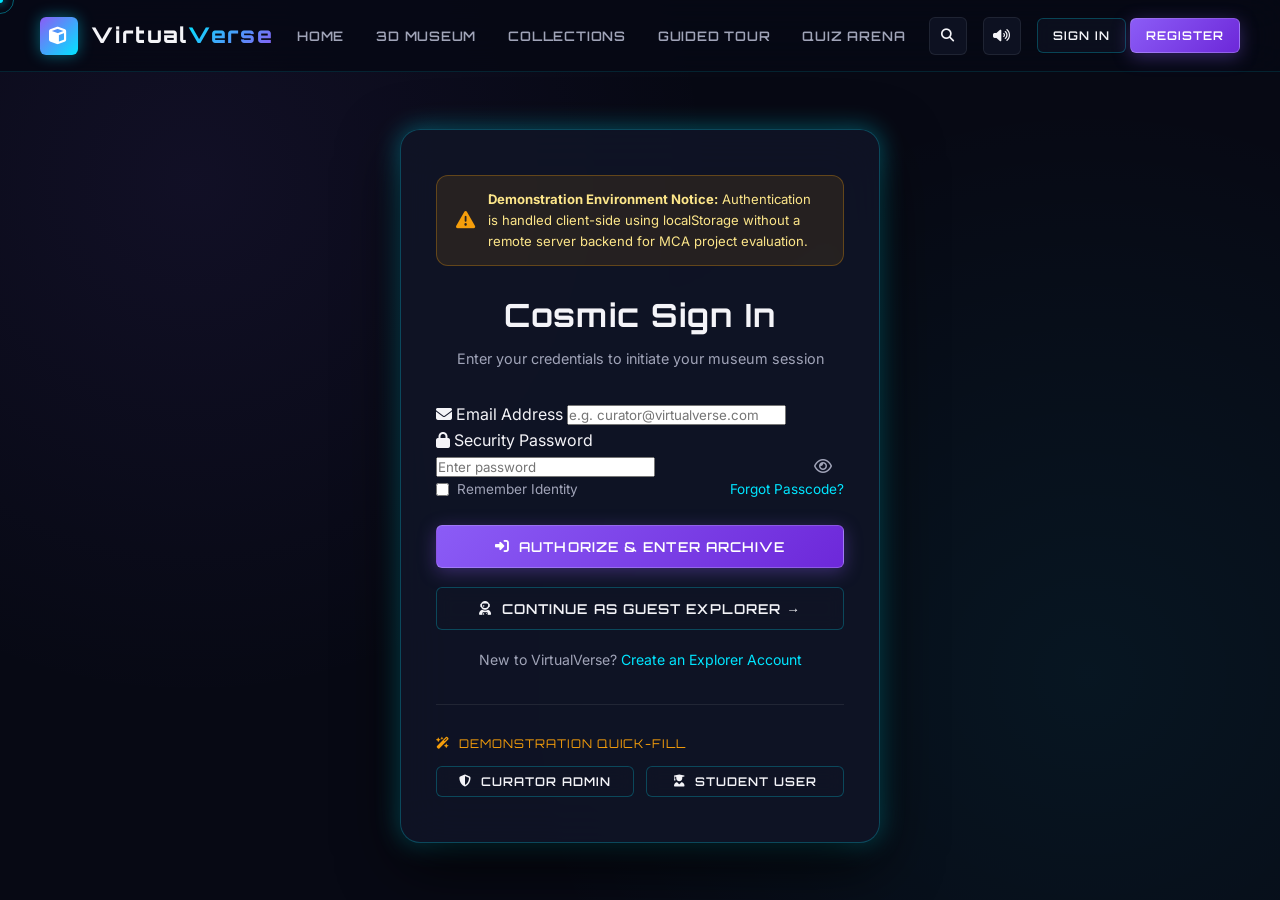
<file: admin.html>
<!DOCTYPE html>
<html lang="en">
<head>
  <meta charset="UTF-8">
  <meta name="viewport" content="width=device-width, initial-scale=1.0">
  <title>Curator Control Center – VirtualVerse Admin</title>
  <meta name="description" content="Administrative control center for VirtualVerse Chief Curators. Manage artifacts, collections, exhibition rooms, and quiz question databases.">

  <!-- Font Awesome Icons -->
  <link rel="stylesheet" href="https://cdnjs.cloudflare.com/ajax/libs/font-awesome/6.4.0/css/all.min.css">

  <!-- Core Stylesheets -->
  <link rel="stylesheet" href="css/style.css">
  <link rel="stylesheet" href="css/dashboard.css">
  <link rel="stylesheet" href="css/responsive.css">
</head>
<body>

  <!-- Universal Cosmic Navbar -->
  <header class="cosmic-navbar">
    <a href="index.html" class="nav-brand">
      <div class="nav-brand-logo"><i class="fa-solid fa-cube"></i></div>
      <span>Virtual<span class="brand-accent">Verse</span> <small style="font-size: 0.65rem; color: var(--accent-gold); letter-spacing: 0.1em;">CURATOR</small></span>
    </a>

    <nav>
      <ul class="nav-links">
        <li><a href="index.html" class="nav-link">Home</a></li>
        <li><a href="museum.html" class="nav-link">3D Museum</a></li>
        <li><a href="collections.html" class="nav-link">Collections</a></li>
        <li><a href="guided-tour.html" class="nav-link">Guided Tour</a></li>
        <li><a href="quiz.html" class="nav-link">Quiz Arena</a></li>
        <li><a href="admin.html" class="nav-link active">Admin</a></li>
      </ul>
    </nav>

    <div class="nav-actions">
      <button class="nav-icon-btn" id="nav-search-btn" title="Search Archive">
        <i class="fa-solid fa-magnifying-glass"></i>
      </button>
      <button class="nav-icon-btn" id="nav-audio-toggle" title="Toggle Sound">
        <i class="fa-solid fa-volume-high"></i>
      </button>
      <div id="nav-user-slot"></div>
    </div>
  </header>

  <main class="dashboard-container">
    <!-- Security Limitations Notice -->
    <div class="security-disclaimer-banner">
      <i class="fa-solid fa-shield-halved"></i>
      <div>
        <strong>Curator Administration Boundary Notice:</strong> This admin console performs CRUD operations persistently in client-side HTML5 LocalStorage. In an enterprise production deployment, administrative authentication and state operations would be verified via an encrypted token backend and PostgreSQL database.
      </div>
    </div>

    <!-- DASHBOARD HEADER -->
    <div class="dashboard-header">
      <div class="dashboard-title-group">
        <span class="section-tag">High Curator Authority</span>
        <h1>Curator Control Center</h1>
        <p>Manage the museum artifact catalog, exhibition collections, architectural sectors, and quiz curriculum.</p>
      </div>

      <div style="display: flex; gap: 0.8rem; align-items: center;">
        <button id="admin-reset-demo-btn" class="cyber-btn btn-danger btn-sm">
          <i class="fa-solid fa-rotate-left"></i> Re-Seed Demo Defaults
        </button>
        <a href="museum.html" class="cyber-btn btn-primary btn-sm">
          <i class="fa-solid fa-eye"></i> Launch Museum Hall
        </a>
      </div>
    </div>

    <!-- KPI STATS SUMMARY (6 METRICS) -->
    <div class="kpi-stats-grid">
      <div class="kpi-card">
        <div class="kpi-icon-wrap"><i class="fa-solid fa-cube"></i></div>
        <div class="kpi-card-data">
          <span id="admin-stat-artifacts" class="kpi-number">32</span>
          <span class="kpi-label">Total Artifacts</span>
        </div>
      </div>

      <div class="kpi-card">
        <div class="kpi-icon-wrap"><i class="fa-solid fa-boxes-stacked"></i></div>
        <div class="kpi-card-data">
          <span id="admin-stat-collections" class="kpi-number">8</span>
          <span class="kpi-label">Collections</span>
        </div>
      </div>

      <div class="kpi-card">
        <div class="kpi-icon-wrap"><i class="fa-solid fa-door-open"></i></div>
        <div class="kpi-card-data">
          <span id="admin-stat-rooms" class="kpi-number">5</span>
          <span class="kpi-label">3D Sectors</span>
        </div>
      </div>

      <div class="kpi-card">
        <div class="kpi-icon-wrap"><i class="fa-solid fa-users"></i></div>
        <div class="kpi-card-data">
          <span id="admin-stat-users" class="kpi-number">2</span>
          <span class="kpi-label">Demo Users</span>
        </div>
      </div>

      <div class="kpi-card">
        <div class="kpi-icon-wrap"><i class="fa-solid fa-graduation-cap"></i></div>
        <div class="kpi-card-data">
          <span id="admin-stat-quizzes" class="kpi-number">14</span>
          <span class="kpi-label">Quiz Trials</span>
        </div>
      </div>

      <div class="kpi-card">
        <div class="kpi-icon-wrap"><i class="fa-solid fa-compass"></i></div>
        <div class="kpi-card-data">
          <span id="admin-stat-views" class="kpi-number">86</span>
          <span class="kpi-label">Exploration Views</span>
        </div>
      </div>
    </div>

    <!-- ADMIN TABS NAVIGATION -->
    <div class="admin-tabs-nav">
      <button class="admin-tab-btn active" data-tab="artifacts">
        <i class="fa-solid fa-cube"></i> Manage Artifacts
      </button>
      <button class="admin-tab-btn" data-tab="collections">
        <i class="fa-solid fa-boxes-stacked"></i> Manage Collections
      </button>
      <button class="admin-tab-btn" data-tab="quiz">
        <i class="fa-solid fa-graduation-cap"></i> Manage Quiz Bank
      </button>
      <button class="admin-tab-btn" data-tab="rooms">
        <i class="fa-solid fa-door-open"></i> Museum Sectors
      </button>
      <button class="admin-tab-btn" data-tab="logs">
        <i class="fa-solid fa-scroll"></i> Audit Logs
      </button>
    </div>

    <!-- PANE 1: ARTIFACTS MANAGEMENT -->
    <div id="tab-pane-artifacts" class="admin-tab-pane">
      <div style="display: flex; justify-content: space-between; align-items: center; margin-bottom: 1.5rem; flex-wrap: wrap; gap: 1rem;">
        <div style="display: flex; align-items: center; gap: 1rem;">
          <input type="text" id="admin-artifact-search" class="cyber-input" placeholder="Search catalog..." style="width: 280px;">
          <span id="admin-artifacts-count" class="table-badge status-ok">32 Relics</span>
        </div>
        <button id="admin-add-artifact-btn" class="cyber-btn btn-primary btn-sm">
          <i class="fa-solid fa-plus"></i> Add New Cosmic Relic
        </button>
      </div>

      <div class="table-responsive-wrapper">
        <table class="cyber-table">
          <thead>
            <tr>
              <th>ID</th>
              <th>Relic Name</th>
              <th>Category</th>
              <th>Origin</th>
              <th>Material</th>
              <th>Actions</th>
            </tr>
          </thead>
          <tbody id="admin-artifacts-tbody"></tbody>
        </table>
      </div>
    </div>

    <!-- PANE 2: COLLECTIONS MANAGEMENT -->
    <div id="tab-pane-collections" class="admin-tab-pane hidden">
      <div style="display: flex; justify-content: space-between; align-items: center; margin-bottom: 1.5rem;">
        <h3>Exhibition Collections</h3>
        <button id="admin-add-col-btn" class="cyber-btn btn-primary btn-sm">
          <i class="fa-solid fa-plus"></i> Create New Collection
        </button>
      </div>

      <div class="table-responsive-wrapper">
        <table class="cyber-table">
          <thead>
            <tr>
              <th>ID</th>
              <th>Title</th>
              <th>Sector Assigned</th>
              <th>Exhibit Count</th>
              <th>Actions</th>
            </tr>
          </thead>
          <tbody id="admin-collections-tbody"></tbody>
        </table>
      </div>
    </div>

    <!-- PANE 3: QUIZ MANAGEMENT -->
    <div id="tab-pane-quiz" class="admin-tab-pane hidden">
      <div style="display: flex; justify-content: space-between; align-items: center; margin-bottom: 1.5rem;">
        <h3>Educational Quiz Question Repository</h3>
        <button id="admin-add-quiz-btn" class="cyber-btn btn-primary btn-sm">
          <i class="fa-solid fa-plus"></i> Add Question
        </button>
      </div>

      <div class="table-responsive-wrapper">
        <table class="cyber-table">
          <thead>
            <tr>
              <th>ID</th>
              <th>Category</th>
              <th>Question Statement</th>
              <th>Correct Choice</th>
              <th>Actions</th>
            </tr>
          </thead>
          <tbody id="admin-quiz-tbody"></tbody>
        </table>
      </div>
    </div>

    <!-- PANE 4: ROOMS ARCHITECTURE -->
    <div id="tab-pane-rooms" class="admin-tab-pane hidden">
      <div style="margin-bottom: 1.5rem;">
        <h3>Architectural Dimensions & Portals</h3>
        <p style="color: var(--text-muted); font-size: 0.9rem;">Overview of the 5 procedural 3D environments rendered in Three.js.</p>
      </div>

      <div class="rooms-modal-grid" style="margin-top: 1rem;">
        <div class="room-nav-card" style="border-top: 3px solid #F59E0B;">
          <div class="room-nav-header"><span class="room-nav-code">ARCH-01</span></div>
          <h3>Ancient Civilization Hall</h3>
          <p>Colonnades, sandstone pillars, amber torchlights, Egyptian & Greco-Roman relics.</p>
          <div class="room-nav-action"><span class="table-badge">Active Room</span></div>
        </div>
        <div class="room-nav-card" style="border-top: 3px solid #00E5FF;">
          <div class="room-nav-header"><span class="room-nav-code">COSMO-02</span></div>
          <h3>Space Exploration Chamber</h3>
          <p>Cosmic nebula starfield, Saturn rings, spacecraft, Voyager probes.</p>
          <div class="room-nav-action"><span class="table-badge">Active Room</span></div>
        </div>
        <div class="room-nav-card" style="border-top: 3px solid #8B5CF6;">
          <div class="room-nav-header"><span class="room-nav-code">CYBER-03</span></div>
          <h3>Digital Art Dimension</h3>
          <p>Tesseract hypercube projections, glowing neon polyhedra, holographic grids.</p>
          <div class="room-nav-action"><span class="table-badge">Active Room</span></div>
        </div>
        <div class="room-nav-card" style="border-top: 3px solid #10B981;">
          <div class="room-nav-header"><span class="room-nav-code">NEXUS-04</span></div>
          <h3>Science & Innovation Lab</h3>
          <p>DNA macromolecules, quantum computing core, Galileo telescope.</p>
          <div class="room-nav-action"><span class="table-badge">Active Room</span></div>
        </div>
        <div class="room-nav-card" style="border-top: 3px solid #EC4899;">
          <div class="room-nav-header"><span class="room-nav-code">CHRONO-05</span></div>
          <h3>Historical Heritage Gallery</h3>
          <p>Classical marble rotunda, medieval swords, Roman armor, T-Rex skull.</p>
          <div class="room-nav-action"><span class="table-badge">Active Room</span></div>
        </div>
      </div>
    </div>

    <!-- PANE 5: AUDIT LOGS -->
    <div id="tab-pane-logs" class="admin-tab-pane hidden">
      <div style="margin-bottom: 1.5rem;">
        <h3>System Interaction & Exploration Audit Chronicle</h3>
        <p style="color: var(--text-muted); font-size: 0.9rem;">Real-time interaction telemetry recorded during museum exploration sessions.</p>
      </div>

      <div class="table-responsive-wrapper">
        <table class="cyber-table">
          <thead>
            <tr>
              <th>Event Type</th>
              <th>Target Identifier / Score</th>
              <th>Timestamp</th>
              <th>Integrity Status</th>
            </tr>
          </thead>
          <tbody id="admin-logs-tbody"></tbody>
        </table>
      </div>
    </div>
  </main>

  <!-- ARTIFACT FORM MODAL (ADD / EDIT) -->
  <div id="artifact-form-modal" class="crud-modal-overlay">
    <div class="crud-modal-card">
      <button id="artifact-modal-close" class="modal-close-x">&times;</button>
      <div class="modal-header">
        <i class="fa-solid fa-cube modal-icon"></i>
        <h3 id="artifact-modal-title">Add New Cosmic Relic</h3>
      </div>

      <form id="artifact-crud-form">
        <div class="form-grid-2">
          <div class="form-group">
            <label for="art-form-id">Artifact ID</label>
            <input type="text" id="art-form-id" class="cyber-input" required>
          </div>
          <div class="form-group">
            <label for="art-form-name">Relic Name</label>
            <input type="text" id="art-form-name" class="cyber-input" required>
          </div>
        </div>

        <div class="form-grid-2">
          <div class="form-group">
            <label for="art-form-category">Category</label>
            <select id="art-form-category" class="cyber-select" required>
              <option value="Ancient Civilizations">Ancient Civilizations</option>
              <option value="Historical Artifacts">Historical Artifacts</option>
              <option value="Space and Astronomy">Space and Astronomy</option>
              <option value="Science and Technology">Science and Technology</option>
              <option value="Digital Art Gallery">Digital Art Gallery</option>
              <option value="World Heritage">World Heritage</option>
              <option value="Ancient Architecture">Ancient Architecture</option>
              <option value="Mythology and Culture">Mythology and Culture</option>
            </select>
          </div>
          <div class="form-group">
            <label for="art-form-collection">Collection</label>
            <select id="art-form-collection" class="cyber-select" required></select>
          </div>
        </div>

        <div class="form-grid-2">
          <div class="form-group">
            <label for="art-form-period">Historical Period</label>
            <input type="text" id="art-form-period" class="cyber-input" required placeholder="e.g. c. 1323 BCE">
          </div>
          <div class="form-group">
            <label for="art-form-origin">Geographic Origin</label>
            <input type="text" id="art-form-origin" class="cyber-input" required placeholder="e.g. Thebes, Egypt">
          </div>
        </div>

        <div class="form-grid-2">
          <div class="form-group">
            <label for="art-form-material">Material</label>
            <input type="text" id="art-form-material" class="cyber-input" required placeholder="e.g. Gold, Lapis Lazuli">
          </div>
          <div class="form-group">
            <label for="art-form-dimensions">Dimensions</label>
            <input type="text" id="art-form-dimensions" class="cyber-input" placeholder="e.g. 54 cm height">
          </div>
        </div>

        <div class="form-group">
          <label for="art-form-model">3D Procedural Model Type</label>
          <select id="art-form-model" class="cyber-select">
            <option value="tutankhamun_mask">Tutankhamun Royal Mask</option>
            <option value="rosetta_stone">The Rosetta Stone</option>
            <option value="saturn_planet">Saturn & Rings</option>
            <option value="jwst">James Webb Space Telescope</option>
            <option value="dna_helix">DNA Double Helix</option>
            <option value="tesseract_cube">4D Tesseract Hypercube</option>
            <option value="medieval_sword">Excalibur Sovereign Longsword</option>
            <option value="roman_helmet">Roman Centurion Helmet</option>
            <option value="dino_skull">T-Rex Fossil Skull</option>
            <option value="galileo_telescope">Galileo's Telescope</option>
            <option value="quantum_core">Quantum Superconducting Qubit</option>
            <option value="tesla_coil">Nikola Tesla Magnifying Coil</option>
            <option value="golden_record">Voyager Golden Record</option>
            <option value="giza_pyramid">Pyramidion Capstone</option>
            <option value="greek_amphora">Greek Terracotta Amphora</option>
            <option value="aztec_sunstone">Aztec Sunstone</option>
            <option value="viking_runestone">Viking Oseberg Runestone</option>
            <option value="terracotta_warrior">Terracotta Warrior</option>
            <option value="astrolabe">Islamic Celestial Astrolabe</option>
            <option value="enigma_machine">Enigma Cipher Machine</option>
            <option value="sputnik_satellite">Sputnik 1 Satellite</option>
            <option value="venus_figurine">Venus of Willendorf</option>
          </select>
        </div>

        <div class="form-group">
          <label for="art-form-significance">Cultural / Scientific Significance</label>
          <textarea id="art-form-significance" class="cyber-textarea" rows="2" required></textarea>
        </div>

        <div class="form-group">
          <label for="art-form-desc">Detailed Historical Description</label>
          <textarea id="art-form-desc" class="cyber-textarea" rows="3" required></textarea>
        </div>

        <div class="form-group">
          <label for="art-form-discovery">Discovery Information</label>
          <input type="text" id="art-form-discovery" class="cyber-input" required>
        </div>

        <div style="display: flex; justify-content: flex-end; gap: 1rem; margin-top: 1.5rem;">
          <button type="button" class="cyber-btn btn-ghost modal-cancel-btn" onclick="document.getElementById('artifact-form-modal').classList.remove('active')">Cancel</button>
          <button type="submit" class="cyber-btn btn-primary">Commit to Archive</button>
        </div>
      </form>
    </div>
  </div>

  <!-- COLLECTION FORM MODAL -->
  <div id="collection-form-modal" class="crud-modal-overlay">
    <div class="crud-modal-card">
      <button id="col-modal-close" class="modal-close-x">&times;</button>
      <div class="modal-header">
        <i class="fa-solid fa-boxes-stacked modal-icon"></i>
        <h3>Exhibition Collection Dossier</h3>
      </div>
      <form id="collection-crud-form">
        <div class="form-group">
          <label for="col-form-id">Collection ID</label>
          <input type="text" id="col-form-id" class="cyber-input" required>
        </div>
        <div class="form-group">
          <label for="col-form-name">Collection Title</label>
          <input type="text" id="col-form-name" class="cyber-input" required>
        </div>
        <div class="form-group">
          <label for="col-form-subtitle">Subtitle</label>
          <input type="text" id="col-form-subtitle" class="cyber-input" required>
        </div>
        <div class="form-group">
          <label for="col-form-desc">Description</label>
          <textarea id="col-form-desc" class="cyber-textarea" rows="3" required></textarea>
        </div>
        <div class="form-group">
          <label for="col-form-room">Assigned Sector</label>
          <select id="col-form-room" class="cyber-select">
            <option value="room-ancient">Ancient Civilization Hall</option>
            <option value="room-space">Space Exploration Chamber</option>
            <option value="room-digital">Digital Art Dimension</option>
            <option value="room-science">Science & Innovation Lab</option>
            <option value="room-heritage">Historical Heritage Gallery</option>
          </select>
        </div>
        <div style="display: flex; justify-content: flex-end; gap: 1rem; margin-top: 1.5rem;">
          <button type="button" class="cyber-btn btn-ghost" onclick="document.getElementById('collection-form-modal').classList.remove('active')">Cancel</button>
          <button type="submit" class="cyber-btn btn-primary">Save Collection</button>
        </div>
      </form>
    </div>
  </div>

  <!-- QUIZ QUESTION FORM MODAL -->
  <div id="quiz-form-modal" class="crud-modal-overlay">
    <div class="crud-modal-card">
      <button id="quiz-modal-close" class="modal-close-x">&times;</button>
      <div class="modal-header">
        <i class="fa-solid fa-graduation-cap modal-icon"></i>
        <h3>Quiz Question Editor</h3>
      </div>
      <form id="quiz-crud-form">
        <div class="form-group">
          <label for="q-form-id">Question ID</label>
          <input type="text" id="q-form-id" class="cyber-input" required>
        </div>
        <div class="form-group">
          <label for="q-form-cat">Category</label>
          <select id="q-form-cat" class="cyber-select" required>
            <option value="Ancient Civilizations">Ancient Civilizations</option>
            <option value="Historical Artifacts">Historical Artifacts</option>
            <option value="Space and Astronomy">Space and Astronomy</option>
            <option value="Science and Technology">Science and Technology</option>
            <option value="Digital Art Gallery">Digital Art Gallery</option>
            <option value="World Heritage">World Heritage</option>
            <option value="Mythology and Culture">Mythology and Culture</option>
          </select>
        </div>
        <div class="form-group">
          <label for="q-form-text">Question Prompt</label>
          <textarea id="q-form-text" class="cyber-textarea" rows="2" required></textarea>
        </div>
        <div class="form-grid-2">
          <div class="form-group">
            <label for="q-form-opt0">Option A</label>
            <input type="text" id="q-form-opt0" class="cyber-input" required>
          </div>
          <div class="form-group">
            <label for="q-form-opt1">Option B</label>
            <input type="text" id="q-form-opt1" class="cyber-input" required>
          </div>
          <div class="form-group">
            <label for="q-form-opt2">Option C</label>
            <input type="text" id="q-form-opt2" class="cyber-input" required>
          </div>
          <div class="form-group">
            <label for="q-form-opt3">Option D</label>
            <input type="text" id="q-form-opt3" class="cyber-input" required>
          </div>
        </div>
        <div class="form-group">
          <label for="q-form-ans">Correct Choice</label>
          <select id="q-form-ans" class="cyber-select" required>
            <option value="0">Option A</option>
            <option value="1">Option B</option>
            <option value="2">Option C</option>
            <option value="3">Option D</option>
          </select>
        </div>
        <div class="form-group">
          <label for="q-form-explanation">Educational Explanation</label>
          <textarea id="q-form-explanation" class="cyber-textarea" rows="2" required></textarea>
        </div>
        <div style="display: flex; justify-content: flex-end; gap: 1rem; margin-top: 1.5rem;">
          <button type="button" class="cyber-btn btn-ghost" onclick="document.getElementById('quiz-form-modal').classList.remove('active')">Cancel</button>
          <button type="submit" class="cyber-btn btn-primary">Save Question</button>
        </div>
      </form>
    </div>
  </div>

  <!-- Universal Footer -->
  <footer class="cosmic-footer">
    <div class="footer-bottom">
      <div>&copy; 2026 VirtualVerse. Chief Curator Console. Master of Computer Applications.</div>
      <div>LocalStorage Administrative Management</div>
    </div>
  </footer>

  <!-- Core JavaScript Modules -->
  <script src="js/storage.js"></script>
  <script src="js/app.js"></script>
  <script src="js/auth.js"></script>
  <script src="js/admin.js"></script>
</body>
</html>
</file>
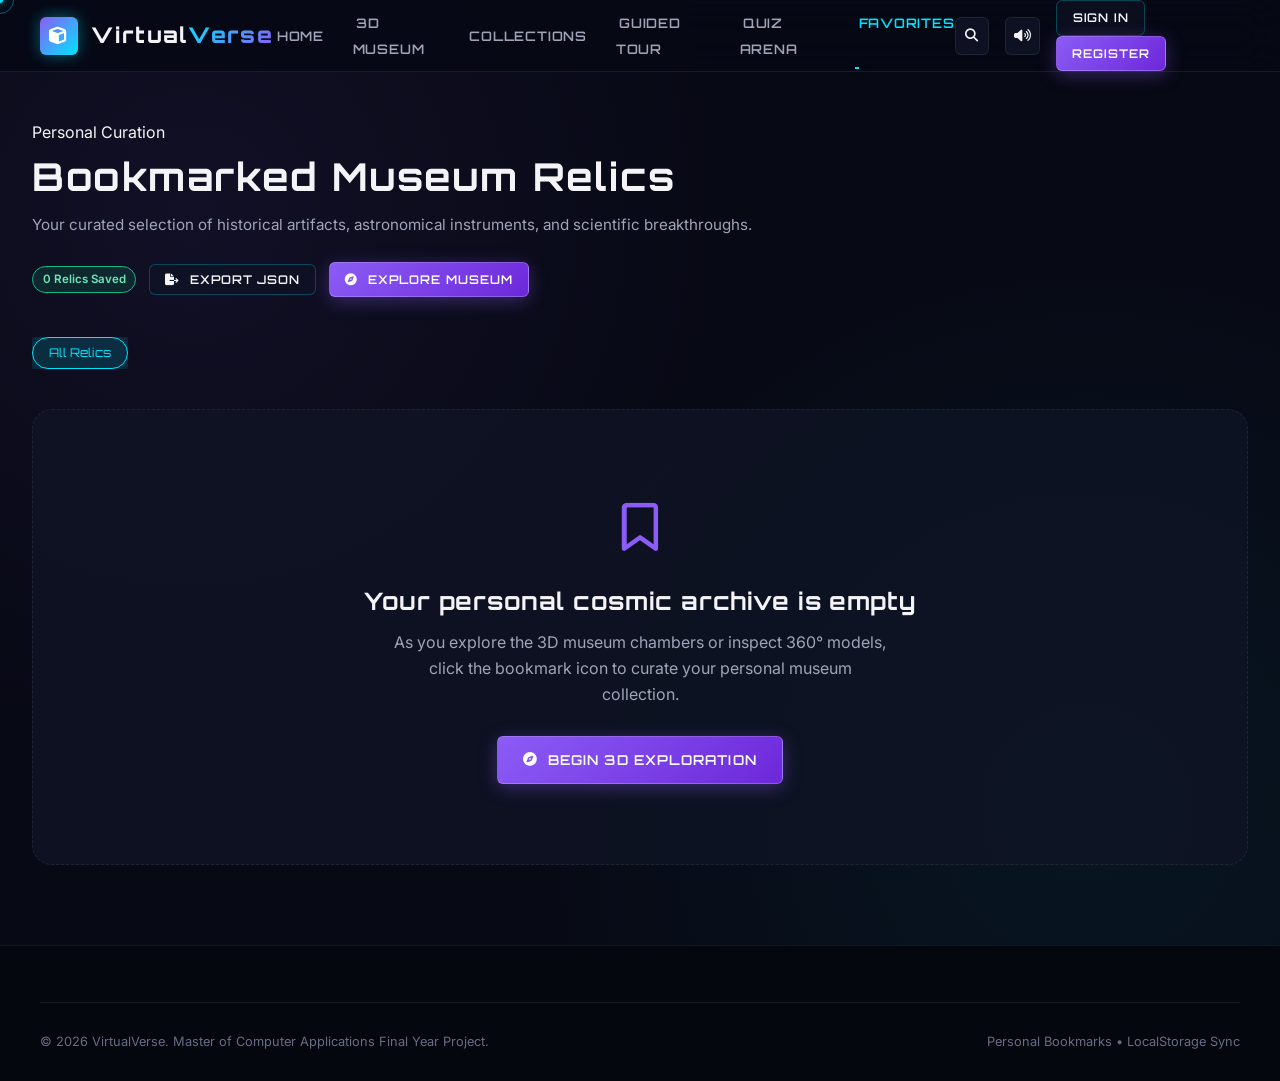
<file: favorites.html>
<!DOCTYPE html>
<html lang="en">
<head>
  <meta charset="UTF-8">
  <meta name="viewport" content="width=device-width, initial-scale=1.0">
  <title>Saved Relics & Favorites – VirtualVerse Cosmic Archive</title>
  <meta name="description" content="View and manage your bookmarked museum relics, filter by category, and launch directly into 360° 3D studio inspection.">

  <!-- Font Awesome Icons -->
  <link rel="stylesheet" href="https://cdnjs.cloudflare.com/ajax/libs/font-awesome/6.4.0/css/all.min.css">

  <!-- Core Stylesheets -->
  <link rel="stylesheet" href="css/style.css">
  <link rel="stylesheet" href="css/dashboard.css">
  <link rel="stylesheet" href="css/responsive.css">

  <style>
    .fav-filters-bar {
      display: flex;
      align-items: center;
      justify-content: space-between;
      margin-bottom: 2.5rem;
      flex-wrap: wrap;
      gap: 1.2rem;
    }
    .fav-cat-pills-row {
      display: flex;
      gap: 0.5rem;
      overflow-x: auto;
    }
    .fav-cat-btn {
      background: rgba(16, 20, 38, 0.7);
      border: 1px solid var(--border-glass);
      color: var(--text-muted);
      font-family: var(--font-heading);
      font-size: 0.75rem;
      padding: 0.45rem 1rem;
      border-radius: var(--radius-full);
      cursor: pointer;
      white-space: nowrap;
      transition: all var(--transition-fast);
    }
    .fav-cat-btn:hover {
      border-color: var(--border-cyan);
      color: var(--text-main);
    }
    .fav-cat-btn.active {
      background: rgba(0, 229, 255, 0.15);
      border-color: var(--accent-secondary);
      color: var(--accent-secondary);
      box-shadow: var(--glow-cyan);
    }
  </style>
</head>
<body>

  <!-- Universal Cosmic Navbar -->
  <header class="cosmic-navbar">
    <a href="index.html" class="nav-brand">
      <div class="nav-brand-logo"><i class="fa-solid fa-cube"></i></div>
      <span>Virtual<span class="brand-accent">Verse</span></span>
    </a>

    <nav>
      <ul class="nav-links">
        <li><a href="index.html" class="nav-link">Home</a></li>
        <li><a href="museum.html" class="nav-link">3D Museum</a></li>
        <li><a href="collections.html" class="nav-link">Collections</a></li>
        <li><a href="guided-tour.html" class="nav-link">Guided Tour</a></li>
        <li><a href="quiz.html" class="nav-link">Quiz Arena</a></li>
        <li><a href="favorites.html" class="nav-link active">Favorites</a></li>
      </ul>
    </nav>

    <div class="nav-actions">
      <button class="nav-icon-btn" id="nav-search-btn" title="Search Archive">
        <i class="fa-solid fa-magnifying-glass"></i>
      </button>
      <button class="nav-icon-btn" id="nav-audio-toggle" title="Toggle Sound">
        <i class="fa-solid fa-volume-high"></i>
      </button>
      <div id="nav-user-slot"></div>
    </div>
  </header>

  <main class="dashboard-container">
    <div class="dashboard-header">
      <div class="dashboard-title-group">
        <span class="section-tag">Personal Curation</span>
        <h1>Bookmarked Museum Relics</h1>
        <p>Your curated selection of historical artifacts, astronomical instruments, and scientific breakthroughs.</p>
      </div>

      <div style="display: flex; gap: 0.8rem; align-items: center;">
        <span id="favorites-count-badge" class="table-badge status-ok">0 Relics Saved</span>
        <button id="fav-export-btn" class="cyber-btn btn-ghost btn-sm">
          <i class="fa-solid fa-file-export"></i> Export JSON
        </button>
        <a href="museum.html" class="cyber-btn btn-primary btn-sm">
          <i class="fa-solid fa-compass"></i> Explore Museum
        </a>
      </div>
    </div>

    <!-- Category Filter Bar -->
    <div class="fav-filters-bar">
      <div id="fav-category-filters" class="fav-cat-pills-row"></div>
    </div>

    <!-- Favorites Grid -->
    <div id="favorites-grid" class="favorites-cards-grid"></div>
  </main>

  <!-- Universal Footer -->
  <footer class="cosmic-footer">
    <div class="footer-bottom">
      <div>&copy; 2026 VirtualVerse. Master of Computer Applications Final Year Project.</div>
      <div>Personal Bookmarks &bull; LocalStorage Sync</div>
    </div>
  </footer>

  <!-- Core JavaScript Modules -->
  <script src="js/storage.js"></script>
  <script src="js/app.js"></script>
  <script src="js/favorites.js"></script>
</body>
</html>
</file>
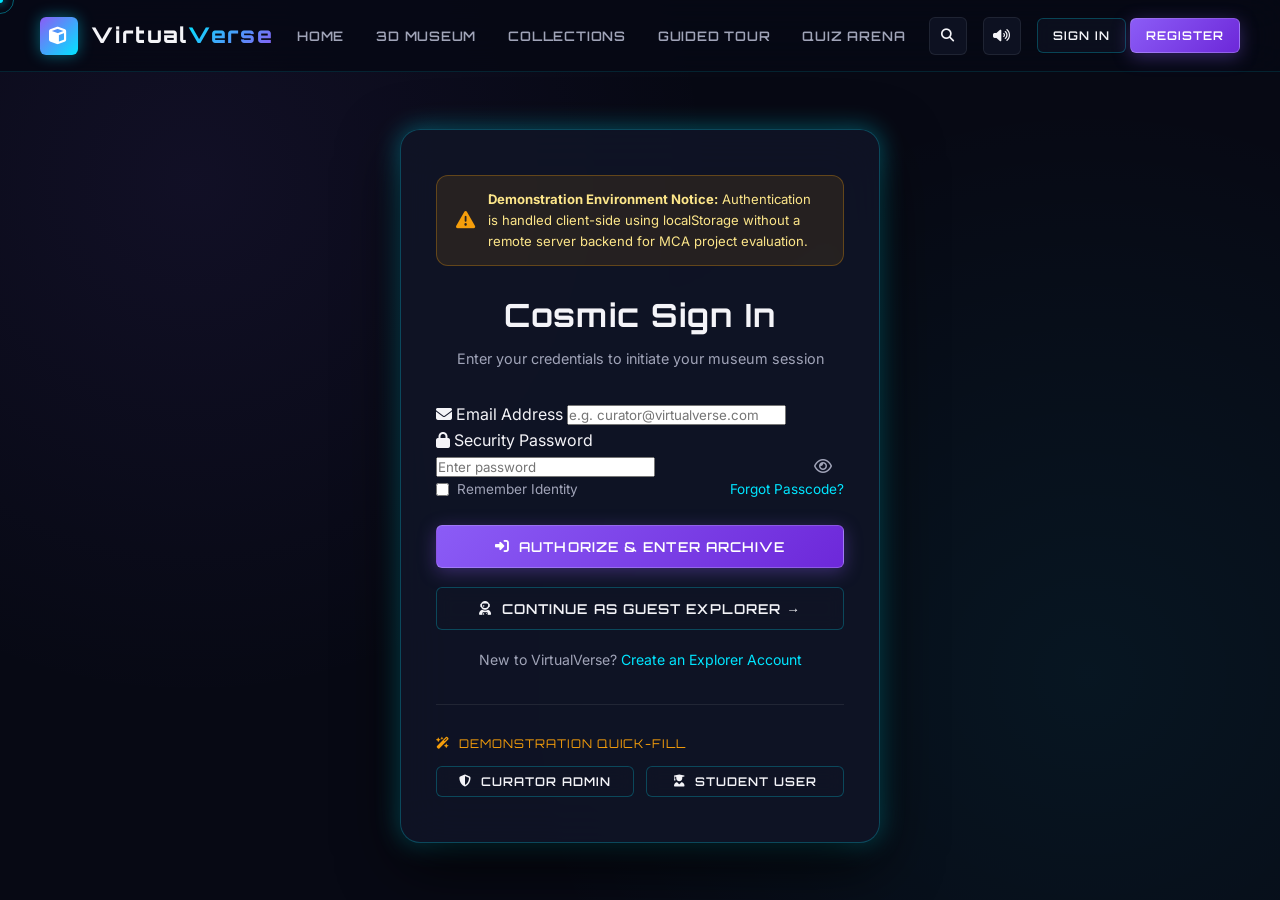
<file: login.html>
<!DOCTYPE html>
<html lang="en">
<head>
  <meta charset="UTF-8">
  <meta name="viewport" content="width=device-width, initial-scale=1.0">
  <title>Sign In – VirtualVerse Cosmic Archive</title>
  <meta name="description" content="Sign in to your VirtualVerse account to access personal archives, track exhibits, save favorites, and manage museum collections.">

  <!-- Font Awesome Icons -->
  <link rel="stylesheet" href="https://cdnjs.cloudflare.com/ajax/libs/font-awesome/6.4.0/css/all.min.css">

  <!-- Core Stylesheets -->
  <link rel="stylesheet" href="css/style.css">
  <link rel="stylesheet" href="css/responsive.css">

  <style>
    .auth-page-wrapper {
      min-height: calc(100vh - 72px);
      display: flex;
      align-items: center;
      justify-content: center;
      padding: 3rem 1.5rem;
      position: relative;
    }
    .auth-glass-card {
      background: rgba(16, 20, 38, 0.9);
      backdrop-filter: blur(24px);
      -webkit-backdrop-filter: blur(24px);
      border: 1px solid var(--border-cyan);
      border-radius: var(--radius-lg);
      width: 100%;
      max-width: 480px;
      padding: 2.8rem 2.2rem;
      box-shadow: 0 20px 60px rgba(0, 0, 0, 0.8), var(--glow-cyan);
      position: relative;
    }
    .auth-header {
      text-align: center;
      margin-bottom: 2rem;
    }
    .auth-header h1 {
      font-size: 2rem;
      margin-bottom: 0.4rem;
    }
    .auth-header p {
      color: var(--text-muted);
      font-size: 0.9rem;
    }
    .password-wrap {
      position: relative;
    }
    .password-toggle-btn {
      position: absolute;
      right: 12px;
      top: 50%;
      transform: translateY(-50%);
      background: none;
      border: none;
      color: var(--text-muted);
      cursor: pointer;
      font-size: 1rem;
    }
    .password-toggle-btn:hover {
      color: var(--accent-secondary);
    }
    .remember-row {
      display: flex;
      align-items: center;
      justify-content: space-between;
      margin-bottom: 1.5rem;
      font-size: 0.85rem;
      color: var(--text-muted);
    }
    .demo-creds-box {
      margin-top: 2rem;
      padding-top: 1.8rem;
      border-top: 1px solid var(--border-glass);
    }
    .demo-creds-title {
      font-family: var(--font-heading);
      font-size: 0.75rem;
      color: var(--accent-gold);
      text-transform: uppercase;
      letter-spacing: 0.08em;
      margin-bottom: 0.8rem;
      display: flex;
      align-items: center;
      gap: 0.5rem;
    }
    .demo-buttons-row {
      display: grid;
      grid-template-columns: 1fr 1fr;
      gap: 0.8rem;
    }
  </style>
</head>
<body>

  <!-- Universal Cosmic Navbar -->
  <header class="cosmic-navbar">
    <a href="index.html" class="nav-brand">
      <div class="nav-brand-logo"><i class="fa-solid fa-cube"></i></div>
      <span>Virtual<span class="brand-accent">Verse</span></span>
    </a>

    <nav>
      <ul class="nav-links">
        <li><a href="index.html" class="nav-link">Home</a></li>
        <li><a href="museum.html" class="nav-link">3D Museum</a></li>
        <li><a href="collections.html" class="nav-link">Collections</a></li>
        <li><a href="guided-tour.html" class="nav-link">Guided Tour</a></li>
        <li><a href="quiz.html" class="nav-link">Quiz Arena</a></li>
      </ul>
    </nav>

    <div class="nav-actions">
      <button class="nav-icon-btn" id="nav-search-btn" title="Search Archive">
        <i class="fa-solid fa-magnifying-glass"></i>
      </button>
      <button class="nav-icon-btn" id="nav-audio-toggle" title="Toggle Sound">
        <i class="fa-solid fa-volume-high"></i>
      </button>
      <div id="nav-user-slot"></div>
    </div>
  </header>

  <main class="auth-page-wrapper">
    <div class="auth-glass-card">
      <!-- Demonstration Security Limitation Disclaimer -->
      <div class="security-disclaimer-banner">
        <i class="fa-solid fa-triangle-exclamation"></i>
        <div>
          <strong>Demonstration Environment Notice:</strong> Authentication is handled client-side using localStorage without a remote server backend for MCA project evaluation.
        </div>
      </div>

      <div class="auth-header">
        <h1>Cosmic Sign In</h1>
        <p>Enter your credentials to initiate your museum session</p>
      </div>

      <form id="login-form">
        <div class="form-group">
          <label for="login-email"><i class="fa-solid fa-envelope"></i> Email Address</label>
          <input type="email" id="login-email" class="cyber-input" placeholder="e.g. curator@virtualverse.com" required autocomplete="email">
        </div>

        <div class="form-group">
          <label for="login-password"><i class="fa-solid fa-lock"></i> Security Password</label>
          <div class="password-wrap">
            <input type="password" id="login-password" class="cyber-input" placeholder="Enter password" required autocomplete="current-password">
            <button type="button" class="password-toggle-btn" data-target="login-password">
              <i class="fa-regular fa-eye"></i>
            </button>
          </div>
        </div>

        <div class="remember-row">
          <label style="display: flex; align-items: center; gap: 0.5rem; cursor: pointer;">
            <input type="checkbox" id="remember-me">
            <span>Remember Identity</span>
          </label>
          <a href="#" onclick="alert('For this MCA demonstration project, use the Demo Quick-Fill options below or test credentials.'); return false;">Forgot Passcode?</a>
        </div>

        <button type="submit" class="cyber-btn btn-primary" style="width: 100%;">
          <i class="fa-solid fa-right-to-bracket"></i> Authorize & Enter Archive
        </button>
      </form>

      <div style="margin-top: 1.2rem; text-align: center;">
        <button type="button" id="guest-continue-btn" class="cyber-btn btn-ghost" style="width: 100%;">
          <i class="fa-solid fa-user-astronaut"></i> Continue as Guest Explorer &rarr;
        </button>
      </div>

      <div style="margin-top: 1.2rem; text-align: center; font-size: 0.88rem; color: var(--text-muted);">
        New to VirtualVerse? <a href="register.html">Create an Explorer Account</a>
      </div>

      <!-- Quick Demo Credentials for MCA Project Evaluation -->
      <div class="demo-creds-box">
        <div class="demo-creds-title">
          <i class="fa-solid fa-wand-magic-sparkles"></i> Demonstration Quick-Fill
        </div>
        <div class="demo-buttons-row">
          <button type="button" id="demo-fill-admin" class="cyber-btn btn-ghost btn-sm">
            <i class="fa-solid fa-shield-halved"></i> Curator Admin
          </button>
          <button type="button" id="demo-fill-student" class="cyber-btn btn-ghost btn-sm">
            <i class="fa-solid fa-user-graduate"></i> Student User
          </button>
        </div>
      </div>
    </div>
  </main>

  <!-- Core JavaScript Modules -->
  <script src="js/storage.js"></script>
  <script src="js/app.js"></script>
  <script src="js/auth.js"></script>
</body>
</html>
</file>
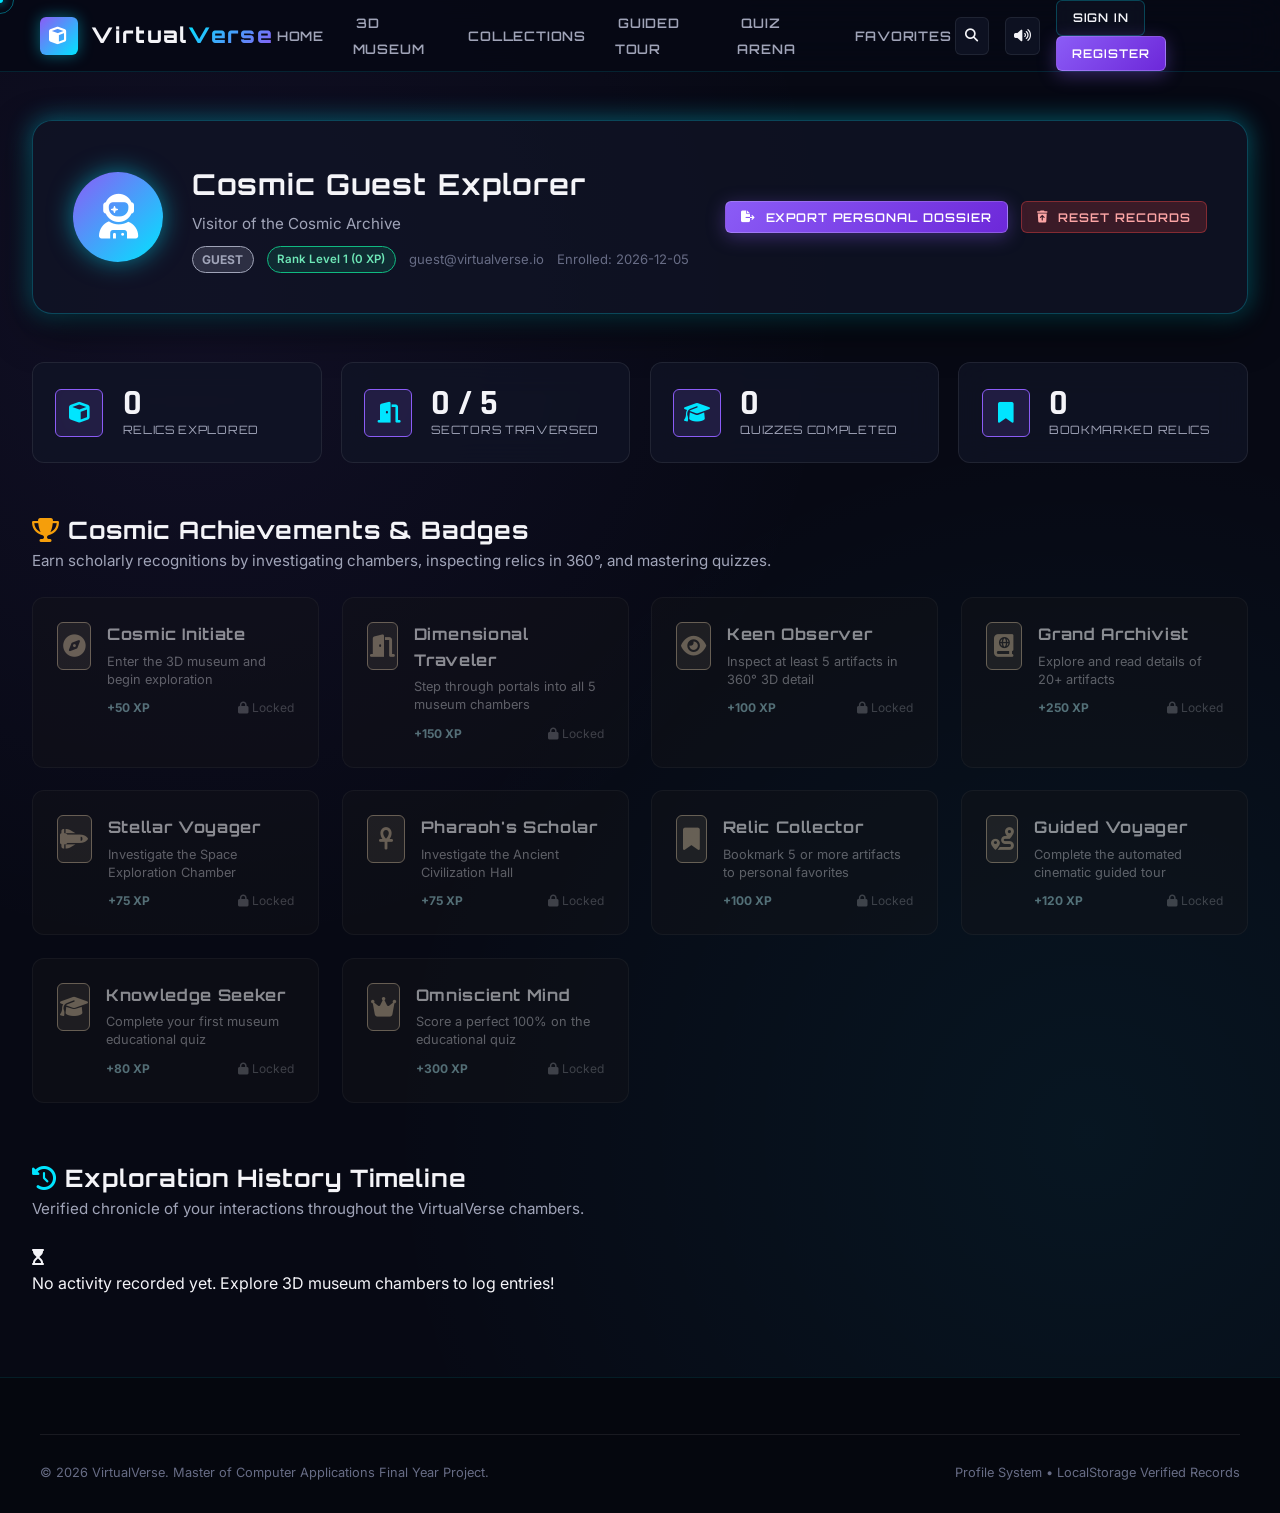
<file: profile.html>
<!DOCTYPE html>
<html lang="en">
<head>
  <meta charset="UTF-8">
  <meta name="viewport" content="width=device-width, initial-scale=1.0">
  <title>Explorer Dossier & Achievements – VirtualVerse Cosmic Archive</title>
  <meta name="description" content="View your personal exploration metrics, unlocked achievements, academic level rank, and activity logs across the VirtualVerse museum.">

  <!-- Font Awesome Icons -->
  <link rel="stylesheet" href="https://cdnjs.cloudflare.com/ajax/libs/font-awesome/6.4.0/css/all.min.css">

  <!-- Core Stylesheets -->
  <link rel="stylesheet" href="css/style.css">
  <link rel="stylesheet" href="css/dashboard.css">
  <link rel="stylesheet" href="css/responsive.css">
</head>
<body>

  <!-- Universal Cosmic Navbar -->
  <header class="cosmic-navbar">
    <a href="index.html" class="nav-brand">
      <div class="nav-brand-logo"><i class="fa-solid fa-cube"></i></div>
      <span>Virtual<span class="brand-accent">Verse</span></span>
    </a>

    <nav>
      <ul class="nav-links">
        <li><a href="index.html" class="nav-link">Home</a></li>
        <li><a href="museum.html" class="nav-link">3D Museum</a></li>
        <li><a href="collections.html" class="nav-link">Collections</a></li>
        <li><a href="guided-tour.html" class="nav-link">Guided Tour</a></li>
        <li><a href="quiz.html" class="nav-link">Quiz Arena</a></li>
        <li><a href="favorites.html" class="nav-link">Favorites</a></li>
      </ul>
    </nav>

    <div class="nav-actions">
      <button class="nav-icon-btn" id="nav-search-btn" title="Search Archive">
        <i class="fa-solid fa-magnifying-glass"></i>
      </button>
      <button class="nav-icon-btn" id="nav-audio-toggle" title="Toggle Sound">
        <i class="fa-solid fa-volume-high"></i>
      </button>
      <div id="nav-user-slot"></div>
    </div>
  </header>

  <main class="dashboard-container">
    <!-- USER PROFILE BANNER -->
    <div class="profile-banner-card">
      <div class="profile-avatar-block">
        <div class="profile-avatar-circle">
          <i class="fa-solid fa-user-astronaut"></i>
        </div>
        <div class="profile-user-info">
          <h2 id="profile-name">Alex Mercer</h2>
          <p id="profile-title">Cosmic Research Fellow</p>
          <div style="display: flex; gap: 0.8rem; align-items: center; flex-wrap: wrap;">
            <span id="profile-role-pill" class="role-pill role-user">USER</span>
            <span id="profile-level-badge" class="table-badge status-ok">Rank Level 1 (0 XP)</span>
            <span id="profile-email" style="font-size: 0.82rem; color: var(--text-subtle);">student@mca.edu</span>
            <span id="profile-joined" style="font-size: 0.82rem; color: var(--text-subtle);"></span>
          </div>
        </div>
      </div>

      <div style="display: flex; gap: 0.8rem; flex-wrap: wrap;">
        <button id="profile-export-btn" class="cyber-btn btn-primary btn-sm">
          <i class="fa-solid fa-file-export"></i> Export Personal Dossier
        </button>
        <button id="profile-reset-btn" class="cyber-btn btn-danger btn-sm">
          <i class="fa-solid fa-trash-arrow-up"></i> Reset Records
        </button>
      </div>
    </div>

    <!-- KPI STATS SUMMARY -->
    <div class="kpi-stats-grid" style="grid-template-columns: repeat(4, 1fr);">
      <div class="kpi-card">
        <div class="kpi-icon-wrap"><i class="fa-solid fa-cube"></i></div>
        <div class="kpi-card-data">
          <span id="kpi-viewed-count" class="kpi-number">0</span>
          <span class="kpi-label">Relics Explored</span>
        </div>
      </div>

      <div class="kpi-card">
        <div class="kpi-icon-wrap"><i class="fa-solid fa-door-open"></i></div>
        <div class="kpi-card-data">
          <span id="kpi-rooms-count" class="kpi-number">0 / 5</span>
          <span class="kpi-label">Sectors Traversed</span>
        </div>
      </div>

      <div class="kpi-card">
        <div class="kpi-icon-wrap"><i class="fa-solid fa-graduation-cap"></i></div>
        <div class="kpi-card-data">
          <span id="kpi-quiz-count" class="kpi-number">0</span>
          <span class="kpi-label">Quizzes Completed</span>
        </div>
      </div>

      <div class="kpi-card">
        <div class="kpi-icon-wrap"><i class="fa-solid fa-bookmark"></i></div>
        <div class="kpi-card-data">
          <span id="kpi-fav-count" class="kpi-number">0</span>
          <span class="kpi-label">Bookmarked Relics</span>
        </div>
      </div>
    </div>

    <!-- ACHIEVEMENTS BADGES GRID -->
    <div style="margin-bottom: 3.5rem;">
      <div class="dashboard-header" style="margin-bottom: 1.5rem;">
        <div class="dashboard-title-group">
          <h2><i class="fa-solid fa-trophy" style="color: var(--accent-gold);"></i> Cosmic Achievements & Badges</h2>
          <p>Earn scholarly recognitions by investigating chambers, inspecting relics in 360°, and mastering quizzes.</p>
        </div>
      </div>

      <div id="profile-achievements-grid" class="achievements-grid"></div>
    </div>

    <!-- ACTIVITY TIMELINE -->
    <div>
      <div class="dashboard-header" style="margin-bottom: 1.5rem;">
        <div class="dashboard-title-group">
          <h2><i class="fa-solid fa-clock-rotate-left" style="color: var(--accent-secondary);"></i> Exploration History Timeline</h2>
          <p>Verified chronicle of your interactions throughout the VirtualVerse chambers.</p>
        </div>
      </div>

      <div id="profile-timeline" class="timeline-stream"></div>
    </div>
  </main>

  <!-- Universal Footer -->
  <footer class="cosmic-footer">
    <div class="footer-bottom">
      <div>&copy; 2026 VirtualVerse. Master of Computer Applications Final Year Project.</div>
      <div>Profile System &bull; LocalStorage Verified Records</div>
    </div>
  </footer>

  <!-- Core JavaScript Modules -->
  <script src="js/storage.js"></script>
  <script src="js/app.js"></script>
  <script src="js/profile.js"></script>
</body>
</html>
</file>
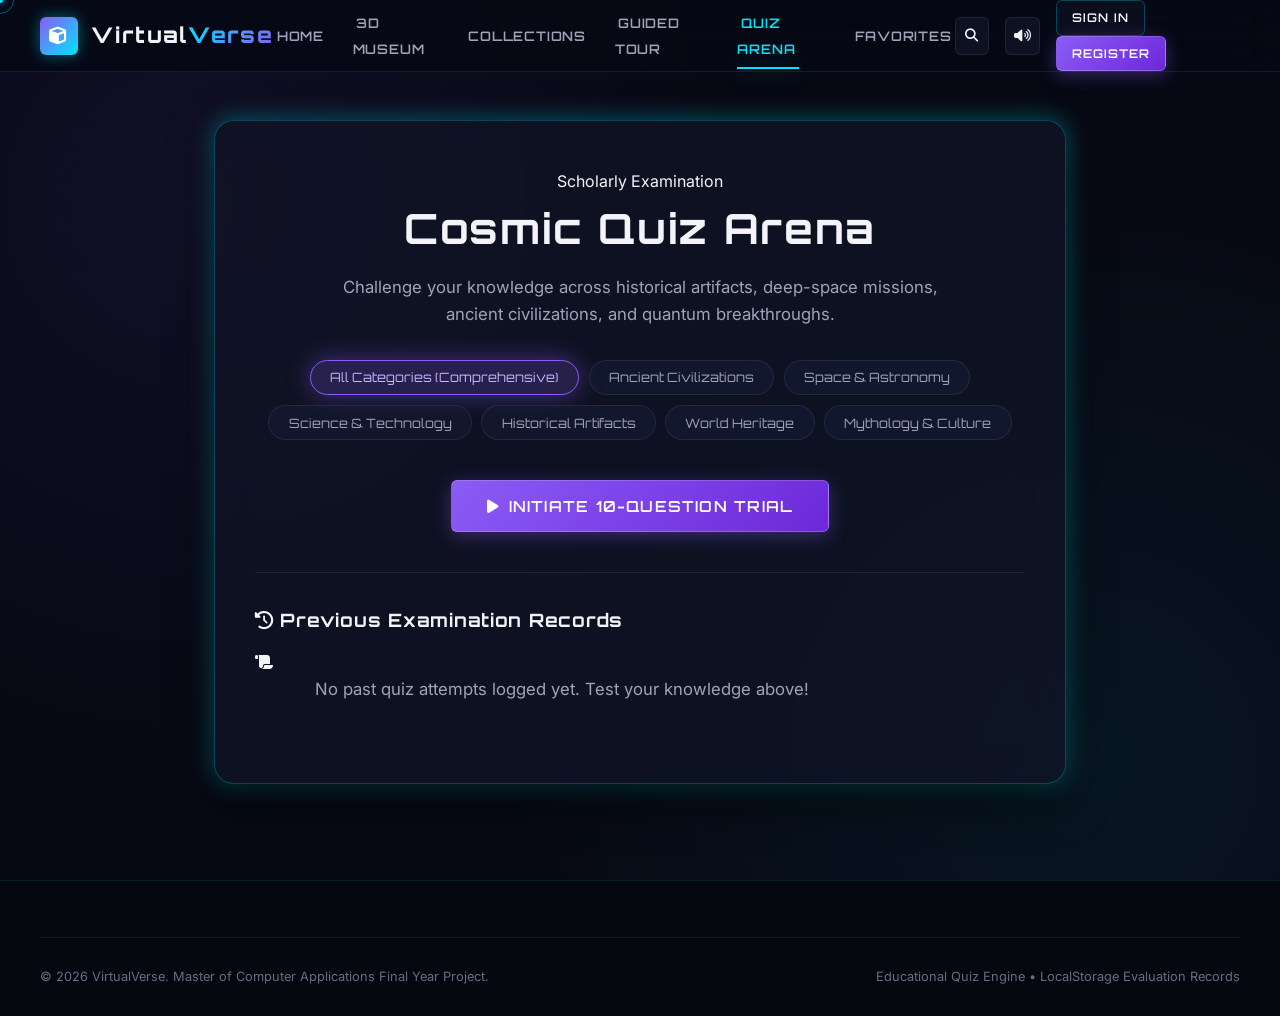
<file: quiz.html>
<!DOCTYPE html>
<html lang="en">
<head>
  <meta charset="UTF-8">
  <meta name="viewport" content="width=device-width, initial-scale=1.0">
  <title>Educational Quiz Arena – VirtualVerse Cosmic Archive</title>
  <meta name="description" content="Test your historical, scientific, and astronomical knowledge across 22 comprehensive multiple-choice questions with streak bonuses, timers, and permanent achievements.">

  <!-- Font Awesome Icons -->
  <link rel="stylesheet" href="https://cdnjs.cloudflare.com/ajax/libs/font-awesome/6.4.0/css/all.min.css">

  <!-- Core Stylesheets -->
  <link rel="stylesheet" href="css/style.css">
  <link rel="stylesheet" href="css/responsive.css">

  <style>
    .quiz-container {
      max-width: 900px;
      margin: 0 auto;
      padding: 3rem 1.5rem 6rem;
    }

    .quiz-hero-card {
      background: var(--bg-glass);
      backdrop-filter: blur(20px);
      border: 1px solid var(--border-cyan);
      border-radius: var(--radius-lg);
      padding: 3rem 2.5rem;
      text-align: center;
      box-shadow: 0 15px 45px rgba(0, 0, 0, 0.7), var(--glow-cyan);
    }
    .quiz-hero-card h1 {
      font-size: 2.6rem;
      margin-bottom: 0.8rem;
    }
    .quiz-hero-card p {
      color: var(--text-muted);
      font-size: 1.05rem;
      max-width: 650px;
      margin: 0 auto 2rem;
    }

    .quiz-category-pills {
      display: flex;
      flex-wrap: wrap;
      gap: 0.6rem;
      justify-content: center;
      margin-bottom: 2.5rem;
    }
    .quiz-cat-filter {
      background: rgba(23, 28, 53, 0.6);
      border: 1px solid var(--border-glass);
      color: var(--text-muted);
      font-family: var(--font-heading);
      font-size: 0.8rem;
      padding: 0.55rem 1.2rem;
      border-radius: var(--radius-full);
      cursor: pointer;
      transition: all var(--transition-fast);
    }
    .quiz-cat-filter:hover {
      border-color: var(--border-cyan);
      color: var(--text-main);
    }
    .quiz-cat-filter.active {
      background: rgba(139, 92, 246, 0.2);
      border-color: var(--accent-primary);
      color: #c4b5fd;
      box-shadow: var(--glow-violet);
    }

    /* Active Question Card */
    .question-card {
      background: var(--bg-glass);
      backdrop-filter: blur(20px);
      border: 1px solid var(--border-cyan);
      border-radius: var(--radius-lg);
      padding: 2.5rem;
      box-shadow: 0 20px 60px rgba(0, 0, 0, 0.8), var(--glow-cyan);
      position: relative;
    }

    .q-top-bar {
      display: flex;
      align-items: center;
      justify-content: space-between;
      margin-bottom: 1.5rem;
    }
    .q-timer-badge {
      display: flex;
      align-items: center;
      gap: 0.5rem;
      font-family: var(--font-stats);
      font-size: 1.2rem;
      font-weight: 700;
      color: var(--accent-secondary);
    }

    .timer-bar-track {
      width: 100%;
      height: 6px;
      background: rgba(255, 255, 255, 0.1);
      border-radius: 3px;
      margin-bottom: 2rem;
      overflow: hidden;
    }
    .timer-bar-fill {
      height: 100%;
      background: var(--accent-secondary);
      width: 100%;
      transition: width 1s linear, background-color 0.3s;
    }

    .q-text {
      font-size: 1.4rem;
      line-height: 1.4;
      margin-bottom: 2rem;
      color: #ffffff;
    }

    .options-grid {
      display: grid;
      grid-template-columns: 1fr;
      gap: 1rem;
      margin-bottom: 2rem;
    }
    .quiz-option-btn {
      background: rgba(23, 28, 53, 0.7);
      border: 1px solid var(--border-glass);
      border-radius: var(--radius-md);
      padding: 1.1rem 1.4rem;
      color: var(--text-main);
      display: flex;
      align-items: center;
      gap: 1.2rem;
      cursor: pointer;
      font-size: 1rem;
      text-align: left;
      transition: all var(--transition-fast);
    }
    .quiz-option-btn:hover:not(:disabled) {
      border-color: var(--accent-secondary);
      background: rgba(0, 229, 255, 0.08);
      transform: translateX(4px);
    }
    .quiz-option-btn:disabled {
      cursor: not-allowed;
    }
    .option-letter {
      width: 32px;
      height: 32px;
      border-radius: 50%;
      background: rgba(255, 255, 255, 0.08);
      border: 1px solid var(--border-glass);
      display: flex;
      align-items: center;
      justify-content: center;
      font-family: var(--font-heading);
      font-size: 0.85rem;
      font-weight: 700;
      color: var(--accent-secondary);
    }

    .quiz-option-btn.correct {
      background: rgba(16, 185, 129, 0.2);
      border-color: var(--accent-emerald);
      color: #ffffff;
    }
    .quiz-option-btn.correct .option-letter {
      background: var(--accent-emerald);
      color: #070914;
    }
    .quiz-option-btn.wrong {
      background: rgba(239, 68, 68, 0.2);
      border-color: var(--accent-crimson);
      color: #ffffff;
    }
    .quiz-option-btn.wrong .option-letter {
      background: var(--accent-crimson);
      color: #ffffff;
    }

    /* Explanation Feedback Box */
    .quiz-feedback-box {
      border-radius: var(--radius-md);
      padding: 1.5rem;
      margin-top: 1.5rem;
      animation: zoomIn 0.25s forwards;
    }
    .quiz-feedback-box.fb-correct {
      background: rgba(16, 185, 129, 0.15);
      border: 1px solid var(--accent-emerald);
    }
    .quiz-feedback-box.fb-wrong {
      background: rgba(239, 68, 68, 0.15);
      border: 1px solid var(--accent-crimson);
    }
    .feedback-header {
      display: flex;
      align-items: center;
      gap: 0.6rem;
      margin-bottom: 0.6rem;
      font-family: var(--font-heading);
      font-size: 1.1rem;
    }
    .fb-correct .feedback-header { color: #6ee7b7; }
    .fb-wrong .feedback-header { color: #fca5a5; }
    .feedback-explanation {
      font-size: 0.92rem;
      line-height: 1.6;
      color: var(--text-main);
      margin-bottom: 1.2rem;
    }

    /* Results Screen */
    .results-card {
      background: var(--bg-glass);
      backdrop-filter: blur(24px);
      border: 1px solid var(--accent-secondary);
      border-radius: var(--radius-lg);
      padding: 3.5rem 2.5rem;
      text-align: center;
      box-shadow: 0 25px 70px rgba(0, 0, 0, 0.8), var(--glow-cyan);
    }
    .results-score-big {
      font-family: var(--font-stats);
      font-size: 4.5rem;
      font-weight: 700;
      color: var(--accent-secondary);
      line-height: 1;
      margin: 1.5rem 0 0.5rem;
      text-shadow: 0 0 25px rgba(0, 229, 255, 0.6);
    }
    .results-pct-label {
      font-family: var(--font-heading);
      font-size: 1.1rem;
      color: var(--accent-gold);
      margin-bottom: 1rem;
    }
    .results-badge-wrap {
      display: inline-block;
      padding: 0.4rem 1.4rem;
      background: rgba(139, 92, 246, 0.2);
      border: 1px solid var(--accent-primary);
      border-radius: var(--radius-full);
      font-family: var(--font-heading);
      font-size: 0.9rem;
      color: #c4b5fd;
      margin-bottom: 1.5rem;
    }

    .review-summary-block {
      margin-top: 3rem;
      text-align: left;
    }
    .review-item {
      background: rgba(23, 28, 53, 0.5);
      border-radius: var(--radius-sm);
      padding: 1rem 1.2rem;
      margin-bottom: 0.8rem;
      border-left: 3px solid transparent;
    }
    .review-item.rev-correct { border-left-color: var(--accent-emerald); }
    .review-item.rev-wrong { border-left-color: var(--accent-crimson); }
    .rev-header {
      display: flex;
      justify-content: space-between;
      font-size: 0.75rem;
      margin-bottom: 0.4rem;
    }
    .rev-question {
      font-weight: 600;
      font-size: 0.9rem;
      color: var(--text-main);
      margin-bottom: 0.4rem;
    }
    .rev-explanation {
      font-size: 0.82rem;
      color: var(--text-muted);
    }
  </style>
</head>
<body>

  <!-- Universal Cosmic Navbar -->
  <header class="cosmic-navbar">
    <a href="index.html" class="nav-brand">
      <div class="nav-brand-logo"><i class="fa-solid fa-cube"></i></div>
      <span>Virtual<span class="brand-accent">Verse</span></span>
    </a>

    <nav>
      <ul class="nav-links">
        <li><a href="index.html" class="nav-link">Home</a></li>
        <li><a href="museum.html" class="nav-link">3D Museum</a></li>
        <li><a href="collections.html" class="nav-link">Collections</a></li>
        <li><a href="guided-tour.html" class="nav-link">Guided Tour</a></li>
        <li><a href="quiz.html" class="nav-link active">Quiz Arena</a></li>
        <li><a href="favorites.html" class="nav-link">Favorites</a></li>
      </ul>
    </nav>

    <div class="nav-actions">
      <button class="nav-icon-btn" id="nav-search-btn" title="Search Archive">
        <i class="fa-solid fa-magnifying-glass"></i>
      </button>
      <button class="nav-icon-btn" id="nav-audio-toggle" title="Toggle Sound">
        <i class="fa-solid fa-volume-high"></i>
      </button>
      <div id="nav-user-slot"></div>
    </div>
  </header>

  <main class="quiz-container">
    <!-- VIEW 1: QUIZ SETUP / SELECTION -->
    <div id="quiz-setup-view" class="quiz-hero-card">
      <span class="section-tag">Scholarly Examination</span>
      <h1>Cosmic Quiz Arena</h1>
      <p>
        Challenge your knowledge across historical artifacts, deep-space missions, ancient civilizations, and quantum breakthroughs.
      </p>

      <div class="quiz-category-pills">
        <button class="quiz-cat-filter active" data-cat="all">All Categories (Comprehensive)</button>
        <button class="quiz-cat-filter" data-cat="Ancient Civilizations">Ancient Civilizations</button>
        <button class="quiz-cat-filter" data-cat="Space and Astronomy">Space & Astronomy</button>
        <button class="quiz-cat-filter" data-cat="Science and Technology">Science & Technology</button>
        <button class="quiz-cat-filter" data-cat="Historical Artifacts">Historical Artifacts</button>
        <button class="quiz-cat-filter" data-cat="World Heritage">World Heritage</button>
        <button class="quiz-cat-filter" data-cat="Mythology and Culture">Mythology & Culture</button>
      </div>

      <div style="margin-bottom: 2.5rem;">
        <button id="start-quiz-btn" class="cyber-btn btn-primary btn-lg">
          <i class="fa-solid fa-play"></i> Initiate 10-Question Trial
        </button>
      </div>

      <!-- Past Scores History -->
      <div style="text-align: left; border-top: 1px solid var(--border-glass); padding-top: 2rem;">
        <h3 style="font-size: 1.15rem; margin-bottom: 1rem;"><i class="fa-solid fa-clock-rotate-left"></i> Previous Examination Records</h3>
        <div id="quiz-history-container"></div>
      </div>
    </div>

    <!-- VIEW 2: ACTIVE QUESTION VIEW -->
    <div id="quiz-active-view" class="question-card hidden">
      <div class="q-top-bar">
        <span id="quiz-q-counter" class="table-badge">Question 1 of 10</span>
        <div style="display: flex; align-items: center; gap: 1.5rem;">
          <span style="font-size: 0.85rem; color: var(--accent-gold);">
            <i class="fa-solid fa-fire"></i> Streak: <strong id="quiz-streak-count">0</strong>
          </span>
          <div class="q-timer-badge">
            <i class="fa-regular fa-clock"></i>
            <span id="quiz-timer-text">30s</span>
          </div>
        </div>
      </div>

      <div class="timer-bar-track">
        <div id="quiz-timer-bar-fill" class="timer-bar-fill"></div>
      </div>

      <div id="quiz-q-category" style="font-size: 0.78rem; color: var(--accent-secondary); text-transform: uppercase; margin-bottom: 0.6rem;"></div>
      <h2 id="quiz-q-text" class="q-text"></h2>

      <div id="quiz-options-container" class="options-grid"></div>

      <!-- Feedback / Explanation container -->
      <div id="quiz-feedback-box" class="quiz-feedback-box hidden"></div>
    </div>

    <!-- VIEW 3: QUIZ EVALUATION RESULTS -->
    <div id="quiz-results-view" class="results-card hidden">
      <span class="section-tag">Trial Concluded</span>
      <h2>Examination Assessment</h2>

      <div id="results-score-num" class="results-score-big">8 / 10</div>
      <div id="results-score-pct" class="results-pct-label">80% Accuracy</div>
      <div id="results-rank-badge" class="results-badge-wrap">Senior Cosmic Scholar</div>

      <p id="results-feedback-msg" style="color: var(--text-muted); font-size: 0.95rem; max-width: 500px; margin: 0 auto 2rem;"></p>

      <div style="display: flex; gap: 1rem; justify-content: center; margin-bottom: 2.5rem;">
        <button id="quiz-restart-btn" class="cyber-btn btn-primary">
          <i class="fa-solid fa-rotate-right"></i> Retake Examination
        </button>
        <button id="quiz-exit-btn" class="cyber-btn btn-ghost">
          <i class="fa-solid fa-list-check"></i> Choose Another Sector
        </button>
        <a href="profile.html" class="cyber-btn btn-cyan">
          <i class="fa-solid fa-trophy"></i> View Badges & Dossier
        </a>
      </div>

      <!-- Complete Review of Answers -->
      <div class="review-summary-block">
        <h3 style="font-size: 1.2rem; margin-bottom: 1.2rem;">Detailed Question Analysis</h3>
        <div id="results-review-list"></div>
      </div>
    </div>
  </main>

  <!-- Universal Footer -->
  <footer class="cosmic-footer">
    <div class="footer-bottom">
      <div>&copy; 2026 VirtualVerse. Master of Computer Applications Final Year Project.</div>
      <div>Educational Quiz Engine &bull; LocalStorage Evaluation Records</div>
    </div>
  </footer>

  <!-- Core JavaScript Modules -->
  <script src="js/storage.js"></script>
  <script src="js/app.js"></script>
  <script src="js/quiz.js"></script>
</body>
</html>
</file>
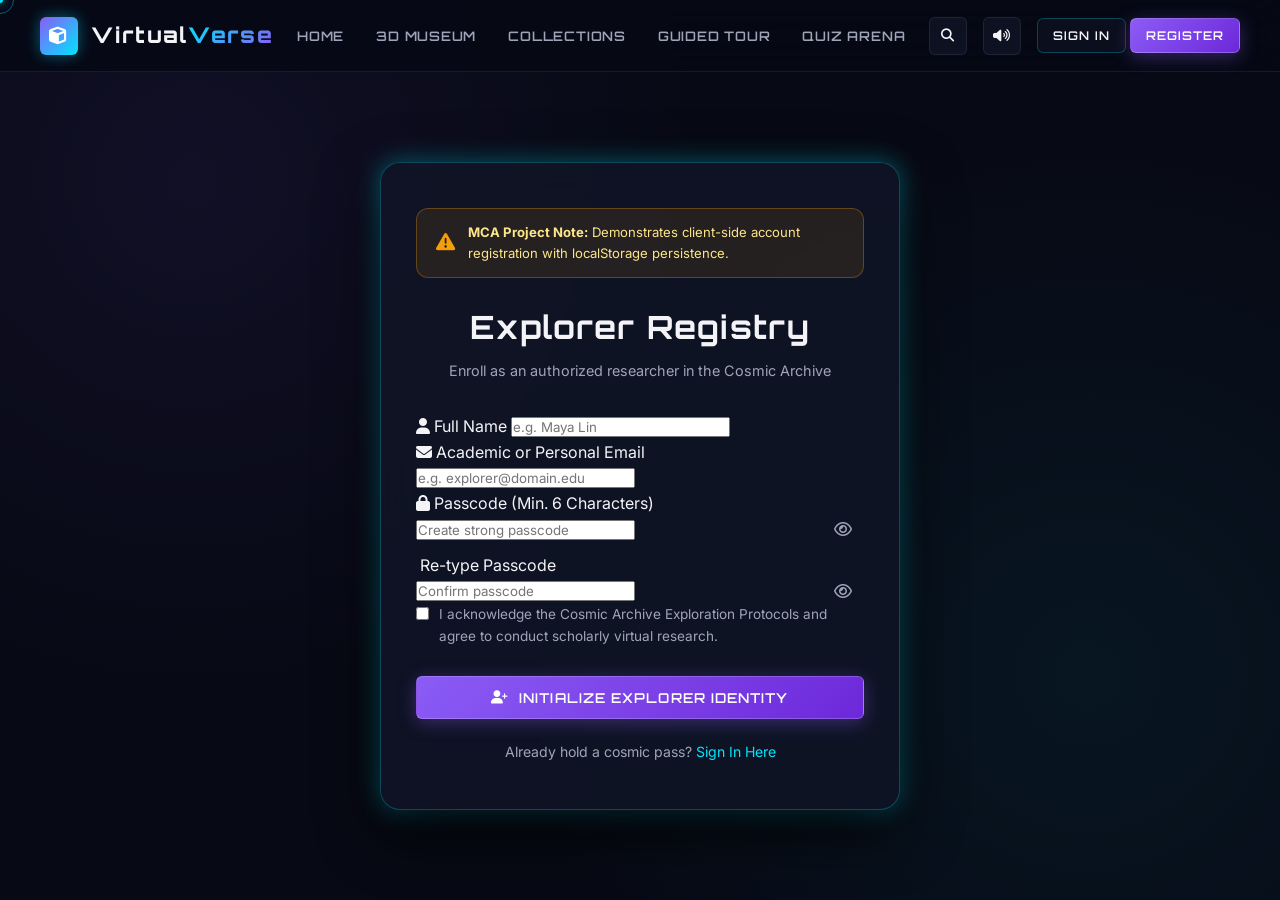
<file: register.html>
<!DOCTYPE html>
<html lang="en">
<head>
  <meta charset="UTF-8">
  <meta name="viewport" content="width=device-width, initial-scale=1.0">
  <title>Register Explorer – VirtualVerse Cosmic Archive</title>
  <meta name="description" content="Register an explorer account in VirtualVerse to curate collections, record museum scores, and earn cosmic achievements.">

  <!-- Font Awesome Icons -->
  <link rel="stylesheet" href="https://cdnjs.cloudflare.com/ajax/libs/font-awesome/6.4.0/css/all.min.css">

  <!-- Core Stylesheets -->
  <link rel="stylesheet" href="css/style.css">
  <link rel="stylesheet" href="css/responsive.css">

  <style>
    .auth-page-wrapper {
      min-height: calc(100vh - 72px);
      display: flex;
      align-items: center;
      justify-content: center;
      padding: 3rem 1.5rem;
    }
    .auth-glass-card {
      background: rgba(16, 20, 38, 0.9);
      backdrop-filter: blur(24px);
      border: 1px solid var(--border-cyan);
      border-radius: var(--radius-lg);
      width: 100%;
      max-width: 520px;
      padding: 2.8rem 2.2rem;
      box-shadow: 0 20px 60px rgba(0, 0, 0, 0.8), var(--glow-cyan);
    }
    .auth-header {
      text-align: center;
      margin-bottom: 2rem;
    }
    .auth-header h1 {
      font-size: 2rem;
      margin-bottom: 0.4rem;
    }
    .auth-header p {
      color: var(--text-muted);
      font-size: 0.9rem;
    }
    .password-wrap {
      position: relative;
    }
    .password-toggle-btn {
      position: absolute;
      right: 12px;
      top: 50%;
      transform: translateY(-50%);
      background: none;
      border: none;
      color: var(--text-muted);
      cursor: pointer;
      font-size: 1rem;
    }
    .password-toggle-btn:hover {
      color: var(--accent-secondary);
    }
    .strength-wrapper {
      margin-top: 0.4rem;
    }
    .strength-bar {
      height: 4px;
      width: 0%;
      border-radius: 2px;
      transition: all 0.3s ease;
      background: #374151;
    }
    .strength-bar.weak { width: 30%; background: #ef4444; }
    .strength-bar.medium { width: 65%; background: #f59e0b; }
    .strength-bar.strong { width: 100%; background: #10b981; }
  </style>
</head>
<body>

  <!-- Universal Cosmic Navbar -->
  <header class="cosmic-navbar">
    <a href="index.html" class="nav-brand">
      <div class="nav-brand-logo"><i class="fa-solid fa-cube"></i></div>
      <span>Virtual<span class="brand-accent">Verse</span></span>
    </a>

    <nav>
      <ul class="nav-links">
        <li><a href="index.html" class="nav-link">Home</a></li>
        <li><a href="museum.html" class="nav-link">3D Museum</a></li>
        <li><a href="collections.html" class="nav-link">Collections</a></li>
        <li><a href="guided-tour.html" class="nav-link">Guided Tour</a></li>
        <li><a href="quiz.html" class="nav-link">Quiz Arena</a></li>
      </ul>
    </nav>

    <div class="nav-actions">
      <button class="nav-icon-btn" id="nav-search-btn" title="Search Archive">
        <i class="fa-solid fa-magnifying-glass"></i>
      </button>
      <button class="nav-icon-btn" id="nav-audio-toggle" title="Toggle Sound">
        <i class="fa-solid fa-volume-high"></i>
      </button>
      <div id="nav-user-slot"></div>
    </div>
  </header>

  <main class="auth-page-wrapper">
    <div class="auth-glass-card">
      <div class="security-disclaimer-banner">
        <i class="fa-solid fa-triangle-exclamation"></i>
        <div>
          <strong>MCA Project Note:</strong> Demonstrates client-side account registration with localStorage persistence.
        </div>
      </div>

      <div class="auth-header">
        <h1>Explorer Registry</h1>
        <p>Enroll as an authorized researcher in the Cosmic Archive</p>
      </div>

      <form id="register-form">
        <div class="form-group">
          <label for="reg-name"><i class="fa-solid fa-user"></i> Full Name</label>
          <input type="text" id="reg-name" class="cyber-input" placeholder="e.g. Maya Lin" required>
        </div>

        <div class="form-group">
          <label for="reg-email"><i class="fa-solid fa-envelope"></i> Academic or Personal Email</label>
          <input type="email" id="reg-email" class="cyber-input" placeholder="e.g. explorer@domain.edu" required>
        </div>

        <div class="form-group">
          <label for="reg-password"><i class="fa-solid fa-lock"></i> Passcode (Min. 6 Characters)</label>
          <div class="password-wrap">
            <input type="password" id="reg-password" class="cyber-input" placeholder="Create strong passcode" required>
            <button type="button" class="password-toggle-btn" data-target="reg-password">
              <i class="fa-regular fa-eye"></i>
            </button>
          </div>
          <div class="strength-wrapper">
            <div id="password-strength-bar" class="strength-bar"></div>
          </div>
        </div>

        <div class="form-group">
          <label for="reg-confirm-password"><i class="fa-solid fa-shield-check"></i> Re-type Passcode</label>
          <div class="password-wrap">
            <input type="password" id="reg-confirm-password" class="cyber-input" placeholder="Confirm passcode" required>
            <button type="button" class="password-toggle-btn" data-target="reg-confirm-password">
              <i class="fa-regular fa-eye"></i>
            </button>
          </div>
        </div>

        <div style="margin-bottom: 1.8rem; font-size: 0.85rem; color: var(--text-muted);">
          <label style="display: flex; align-items: flex-start; gap: 0.6rem; cursor: pointer;">
            <input type="checkbox" id="reg-terms" required style="margin-top: 3px;">
            <span>I acknowledge the Cosmic Archive Exploration Protocols and agree to conduct scholarly virtual research.</span>
          </label>
        </div>

        <button type="submit" class="cyber-btn btn-primary" style="width: 100%;">
          <i class="fa-solid fa-user-plus"></i> Initialize Explorer Identity
        </button>
      </form>

      <div style="margin-top: 1.4rem; text-align: center; font-size: 0.88rem; color: var(--text-muted);">
        Already hold a cosmic pass? <a href="login.html">Sign In Here</a>
      </div>
    </div>
  </main>

  <!-- Core JavaScript Modules -->
  <script src="js/storage.js"></script>
  <script src="js/app.js"></script>
  <script src="js/auth.js"></script>
</body>
</html>
</file>
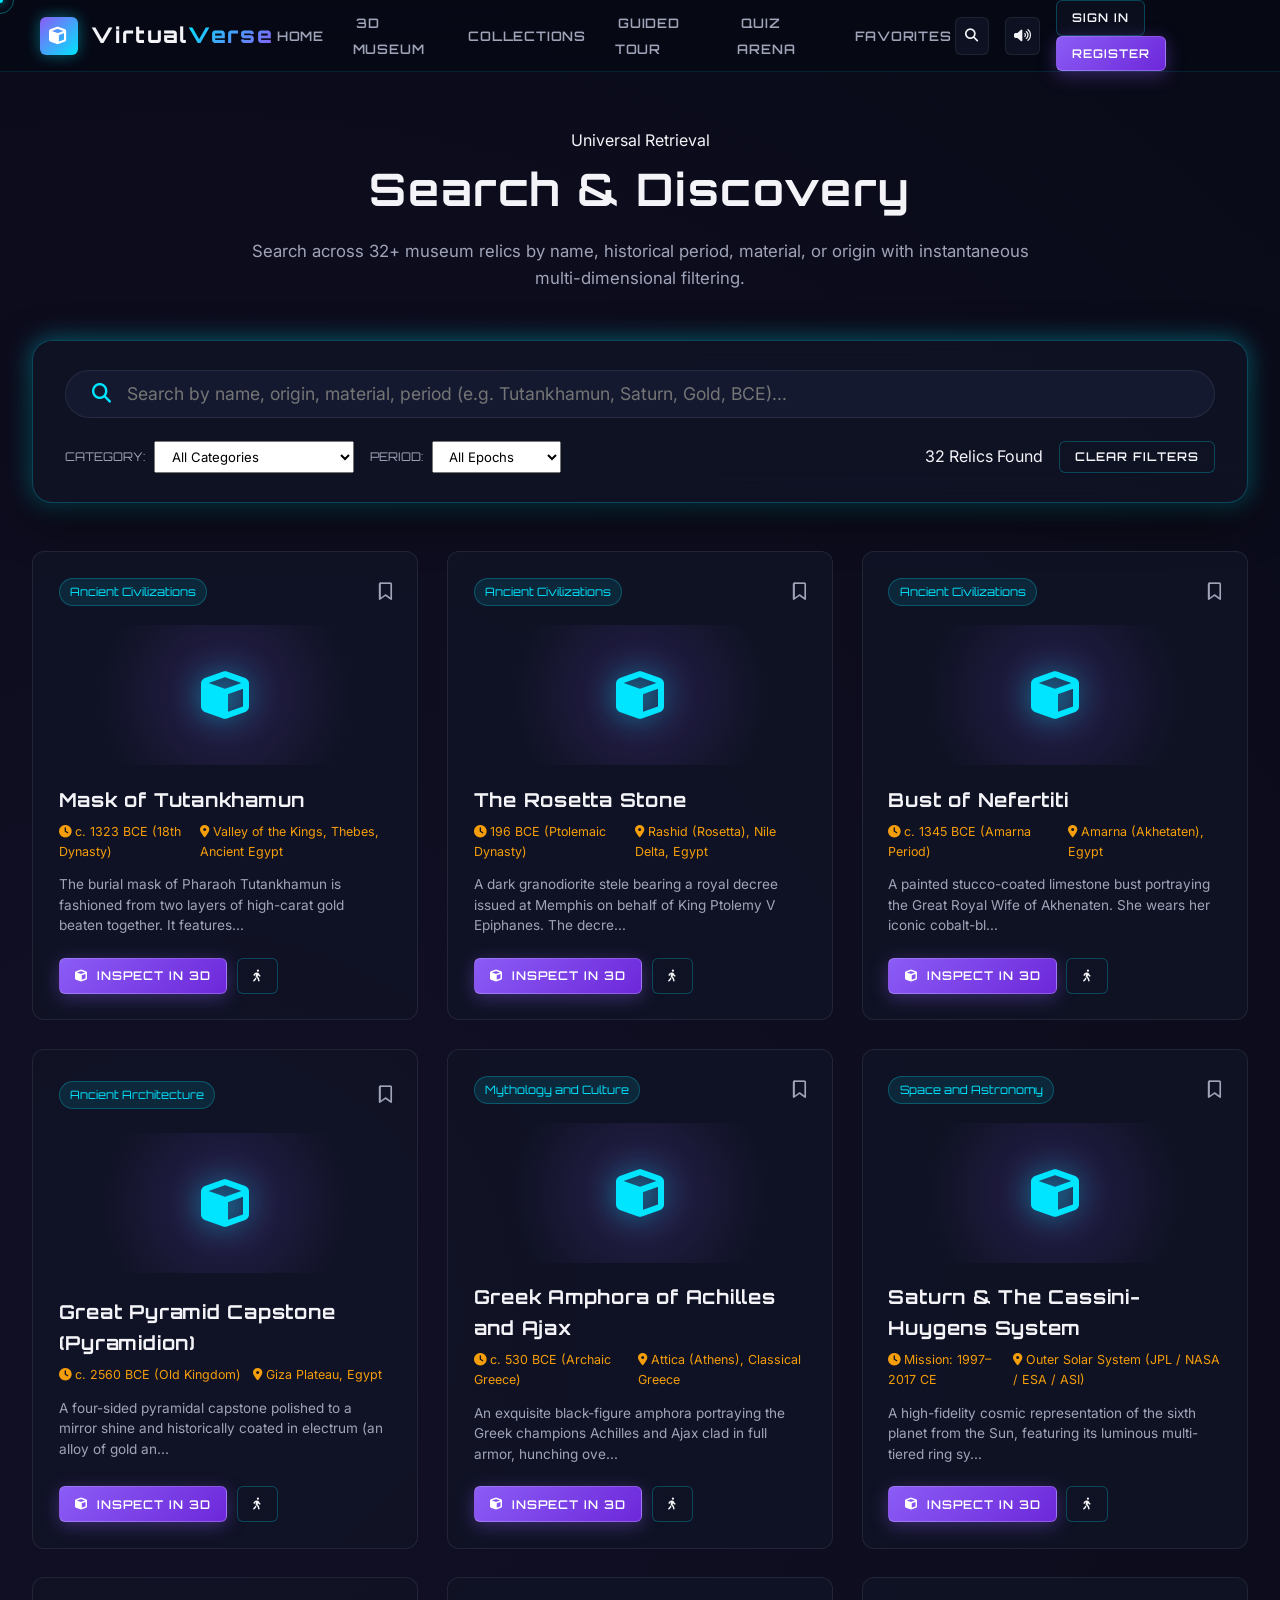
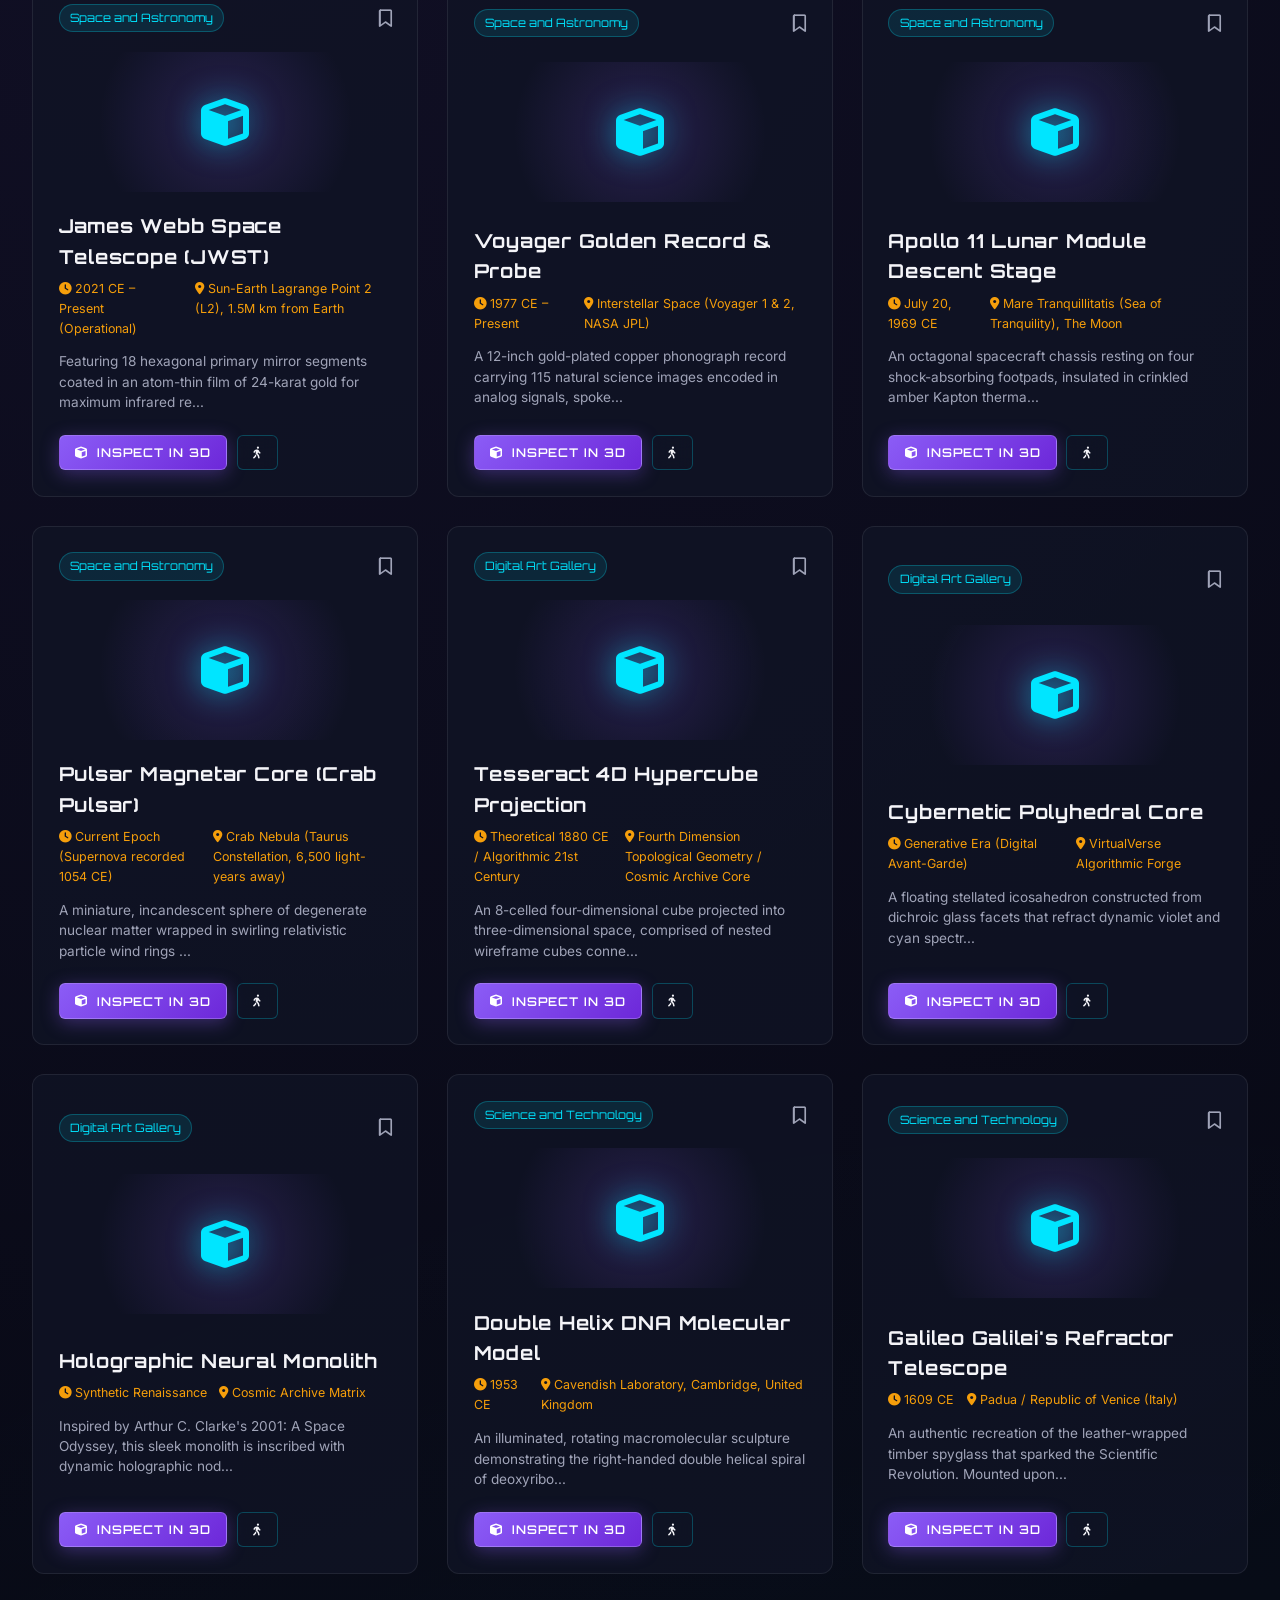
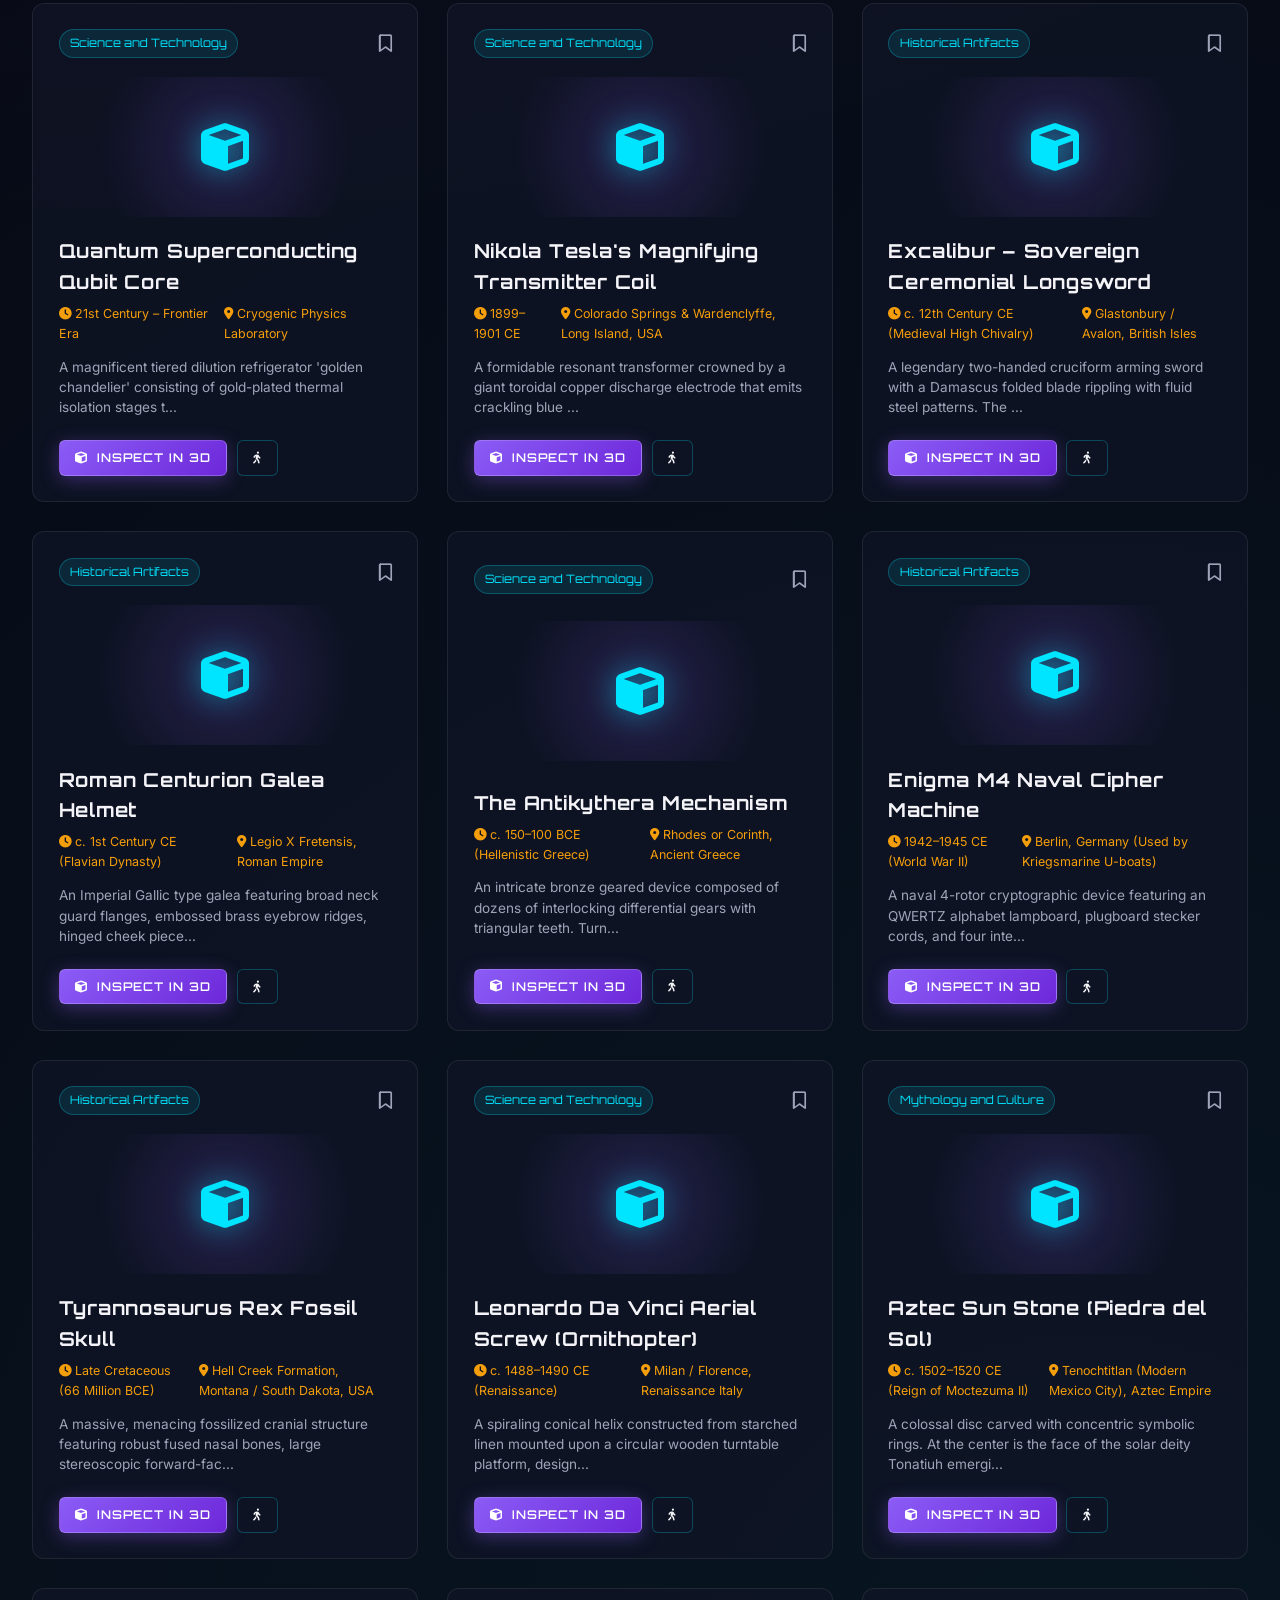
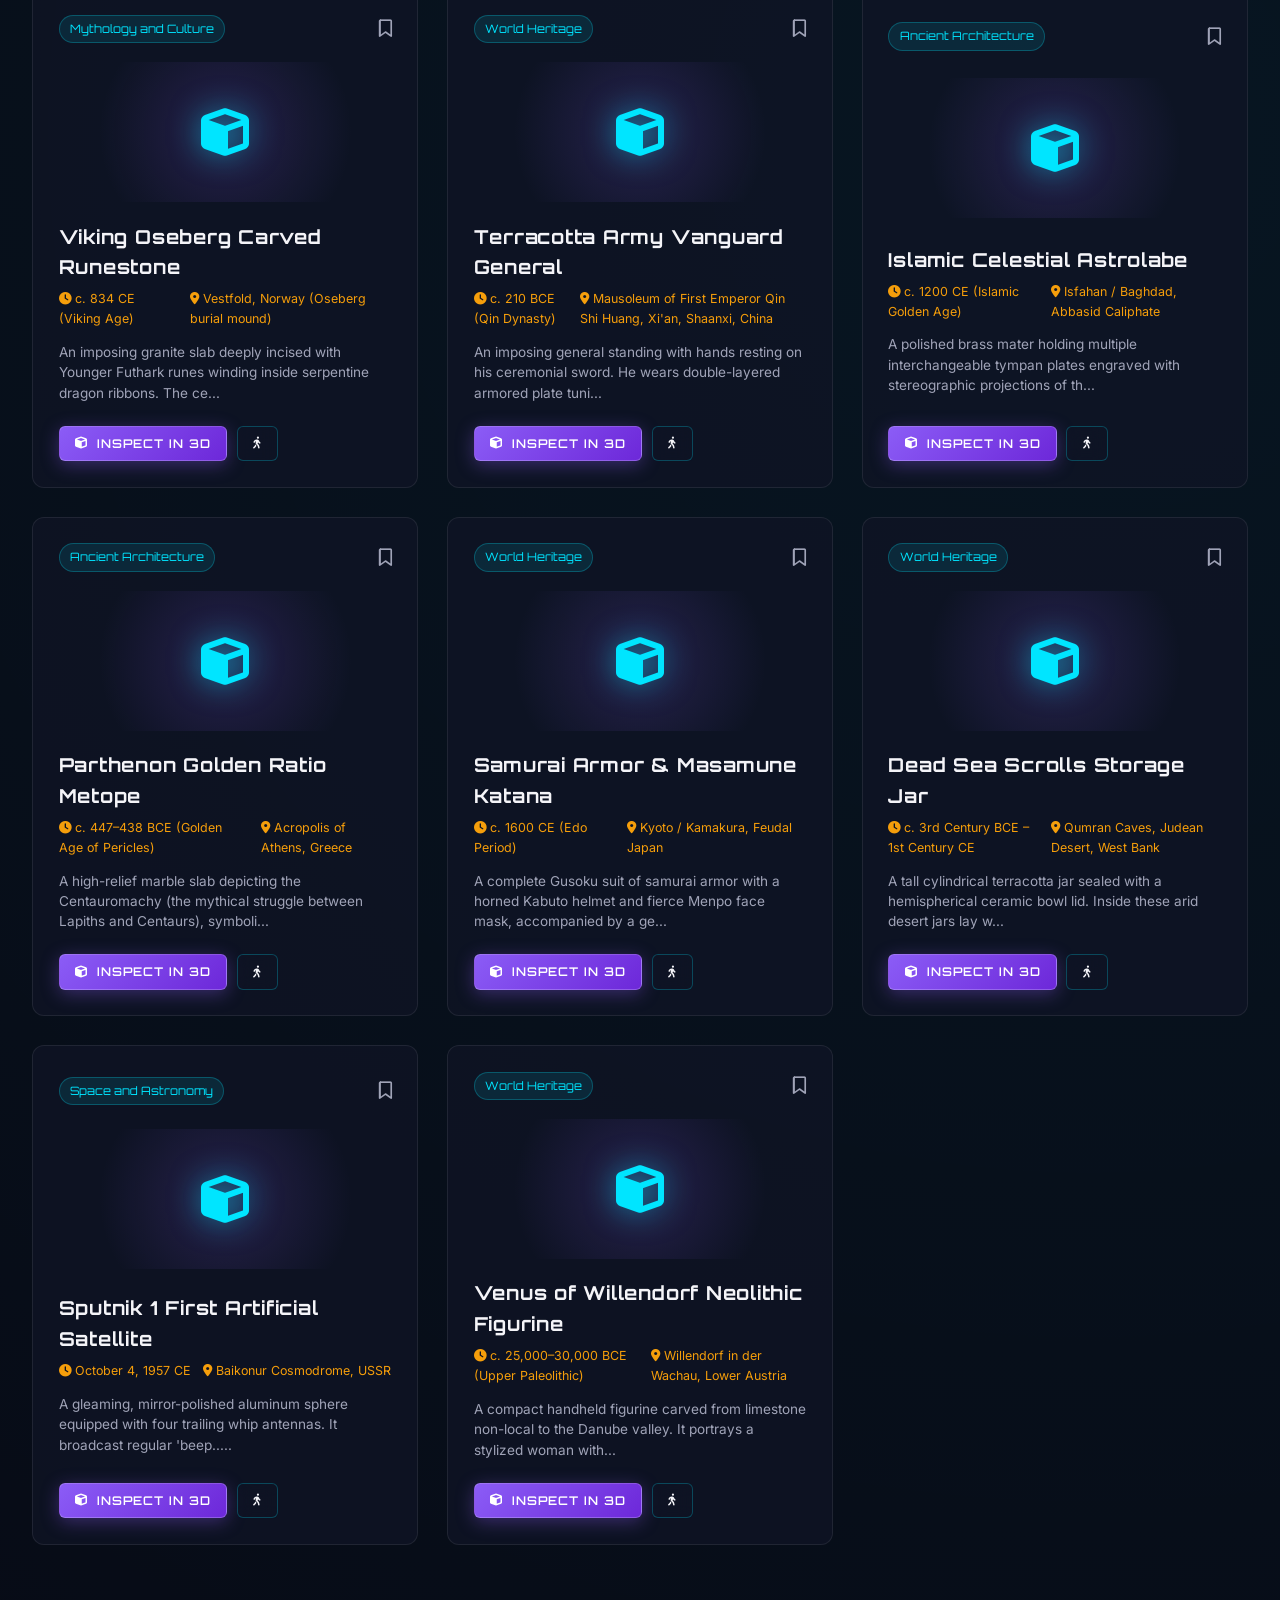
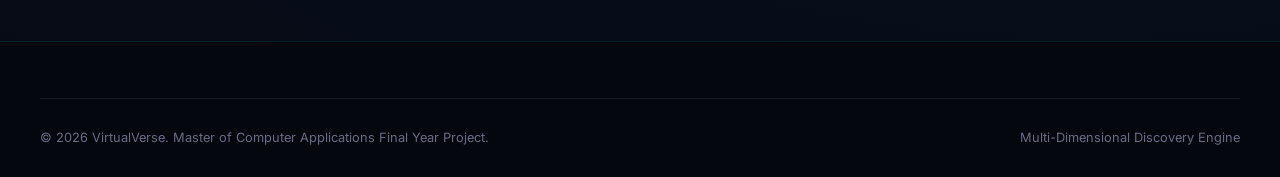
<file: search.html>
<!DOCTYPE html>
<html lang="en">
<head>
  <meta charset="UTF-8">
  <meta name="viewport" content="width=device-width, initial-scale=1.0">
  <title>Search & Discovery – VirtualVerse Cosmic Archive</title>
  <meta name="description" content="Explore and discover 32+ museum relics, filter by historical epoch, category, materials, and origins with real-time suggestions and 3D preview links.">

  <!-- Font Awesome Icons -->
  <link rel="stylesheet" href="https://cdnjs.cloudflare.com/ajax/libs/font-awesome/6.4.0/css/all.min.css">

  <!-- Core Stylesheets -->
  <link rel="stylesheet" href="css/style.css">
  <link rel="stylesheet" href="css/responsive.css">

  <style>
    .search-page-container {
      max-width: 1300px;
      margin: 0 auto;
      padding: 3.5rem 2rem 6rem;
    }
    .search-hero-box {
      text-align: center;
      max-width: 800px;
      margin: 0 auto 3rem;
    }
    .search-hero-box h1 {
      font-size: 2.8rem;
      margin-bottom: 0.8rem;
    }
    .search-hero-box p {
      color: var(--text-muted);
      font-size: 1.05rem;
    }

    .search-controls-bar {
      background: var(--bg-glass);
      backdrop-filter: blur(20px);
      border: 1px solid var(--border-cyan);
      border-radius: var(--radius-lg);
      padding: 1.8rem 2rem;
      margin-bottom: 3rem;
      display: flex;
      flex-direction: column;
      gap: 1.4rem;
      box-shadow: 0 15px 45px rgba(0, 0, 0, 0.6), var(--glow-cyan);
    }
    .search-primary-input-wrap {
      display: flex;
      align-items: center;
      gap: 1rem;
      background: rgba(23, 28, 53, 0.8);
      border: 1px solid var(--border-glass);
      border-radius: var(--radius-full);
      padding: 0.8rem 1.6rem;
    }
    .search-primary-input-wrap input {
      flex: 1;
      background: transparent;
      border: none;
      outline: none;
      color: var(--text-main);
      font-size: 1.1rem;
    }

    .search-filters-row-bar {
      display: flex;
      gap: 1.2rem;
      flex-wrap: wrap;
      align-items: center;
      justify-content: space-between;
    }
    .filters-left {
      display: flex;
      gap: 1rem;
      flex-wrap: wrap;
    }

    /* Results Grid */
    .search-results-grid {
      display: grid;
      grid-template-columns: repeat(3, 1fr);
      gap: 1.8rem;
    }

    .search-artifact-card {
      background: var(--bg-glass);
      border: 1px solid var(--border-glass);
      border-radius: var(--radius-md);
      padding: 1.6rem;
      display: flex;
      flex-direction: column;
      justify-content: space-between;
      position: relative;
      transition: all var(--transition-smooth);
    }
    .search-artifact-card:hover {
      border-color: var(--accent-secondary);
      transform: translateY(-6px);
      box-shadow: 0 15px 40px rgba(0, 0, 0, 0.7), var(--glow-cyan);
    }

    .card-top {
      display: flex;
      justify-content: space-between;
      align-items: center;
      margin-bottom: 1.2rem;
    }
    .card-cat-badge {
      font-family: var(--font-heading);
      font-size: 0.72rem;
      color: var(--accent-secondary);
      background: rgba(0, 229, 255, 0.1);
      border: 1px solid var(--border-cyan);
      padding: 0.25rem 0.65rem;
      border-radius: var(--radius-full);
    }
    .card-fav-btn {
      background: none;
      border: none;
      color: var(--text-muted);
      cursor: pointer;
      font-size: 1.1rem;
    }
    .card-fav-btn.active {
      color: var(--accent-secondary);
    }

    .card-3d-visual {
      height: 140px;
      background: radial-gradient(circle at center, rgba(139, 92, 246, 0.2) 0%, transparent 70%);
      border-radius: var(--radius-sm);
      display: flex;
      align-items: center;
      justify-content: center;
      margin-bottom: 1.2rem;
    }
    .visual-icon {
      font-size: 3rem;
      color: var(--accent-secondary);
      filter: drop-shadow(0 0 15px rgba(0, 229, 255, 0.5));
    }

    .card-content h3 {
      font-size: 1.2rem;
      margin-bottom: 0.4rem;
    }
    .card-meta {
      display: flex;
      gap: 0.8rem;
      font-size: 0.78rem;
      color: var(--accent-gold);
      margin-bottom: 0.8rem;
    }
    .card-desc {
      font-size: 0.85rem;
      color: var(--text-muted);
      line-height: 1.5;
      margin-bottom: 1.4rem;
    }

    .card-bottom-actions {
      display: flex;
      gap: 0.6rem;
    }

    .search-empty-state {
      grid-column: 1 / -1;
      text-align: center;
      padding: 5rem 2rem;
    }
    .search-empty-state i {
      font-size: 3rem;
      color: var(--accent-primary);
      margin-bottom: 1rem;
    }
  </style>
</head>
<body>

  <!-- Universal Cosmic Navbar -->
  <header class="cosmic-navbar">
    <a href="index.html" class="nav-brand">
      <div class="nav-brand-logo"><i class="fa-solid fa-cube"></i></div>
      <span>Virtual<span class="brand-accent">Verse</span></span>
    </a>

    <nav>
      <ul class="nav-links">
        <li><a href="index.html" class="nav-link">Home</a></li>
        <li><a href="museum.html" class="nav-link">3D Museum</a></li>
        <li><a href="collections.html" class="nav-link">Collections</a></li>
        <li><a href="guided-tour.html" class="nav-link">Guided Tour</a></li>
        <li><a href="quiz.html" class="nav-link">Quiz Arena</a></li>
        <li><a href="favorites.html" class="nav-link">Favorites</a></li>
      </ul>
    </nav>

    <div class="nav-actions">
      <button class="nav-icon-btn" id="nav-search-btn" title="Search Archive">
        <i class="fa-solid fa-magnifying-glass"></i>
      </button>
      <button class="nav-icon-btn" id="nav-audio-toggle" title="Toggle Sound">
        <i class="fa-solid fa-volume-high"></i>
      </button>
      <div id="nav-user-slot"></div>
    </div>
  </header>

  <main class="search-page-container">
    <div class="search-hero-box">
      <span class="section-tag">Universal Retrieval</span>
      <h1>Search & Discovery</h1>
      <p>Search across 32+ museum relics by name, historical period, material, or origin with instantaneous multi-dimensional filtering.</p>
    </div>

    <!-- Search & Filter Controls -->
    <div class="search-controls-bar">
      <div class="search-primary-input-wrap">
        <i class="fa-solid fa-magnifying-glass" style="color: var(--accent-secondary); font-size: 1.2rem;"></i>
        <input type="text" id="page-search-input" placeholder="Search by name, origin, material, period (e.g. Tutankhamun, Saturn, Gold, BCE)..." autocomplete="off">
      </div>

      <div class="search-filters-row-bar">
        <div class="filters-left">
          <div style="display: flex; align-items: center; gap: 0.5rem;">
            <label style="font-family: var(--font-heading); font-size: 0.75rem; color: var(--text-muted);">CATEGORY:</label>
            <select id="search-category-select" class="cyber-select" style="padding: 0.4rem 0.8rem; font-size: 0.82rem;">
              <option value="all">All Categories</option>
            </select>
          </div>

          <div style="display: flex; align-items: center; gap: 0.5rem;">
            <label style="font-family: var(--font-heading); font-size: 0.75rem; color: var(--text-muted);">PERIOD:</label>
            <select id="search-period-select" class="cyber-select" style="padding: 0.4rem 0.8rem; font-size: 0.82rem;">
              <option value="all">All Epochs</option>
            </select>
          </div>
        </div>

        <div style="display: flex; align-items: center; gap: 1rem;">
          <span id="search-results-count" class="table-badge status-ok">32 Relics Found</span>
          <button id="search-clear-btn" class="cyber-btn btn-ghost btn-sm">Clear Filters</button>
        </div>
      </div>
    </div>

    <!-- Live Results Grid -->
    <div id="search-results-grid" class="search-results-grid"></div>
  </main>

  <!-- Universal Footer -->
  <footer class="cosmic-footer">
    <div class="footer-bottom">
      <div>&copy; 2026 VirtualVerse. Master of Computer Applications Final Year Project.</div>
      <div>Multi-Dimensional Discovery Engine</div>
    </div>
  </footer>

  <!-- Core JavaScript Modules -->
  <script src="js/storage.js"></script>
  <script src="js/app.js"></script>
  <script src="js/search.js"></script>
</body>
</html>
</file>
<file: css/style.css>
/**
 * VirtualVerse – Cosmic Archive
 * css/style.css
 * Global Design Tokens, Typography, Cosmic Glassmorphism, Cyber Buttons, Modals, Toasts, Navbar, Footer
 */

@import url('https://fonts.googleapis.com/css2?family=Inter:wght@300;400;500;600;700&family=Orbitron:wght@500;600;700;800;900&family=Rajdhani:wght@500;600;700&family=Space+Grotesk:wght@400;500;600;700&display=swap');

:root {
  /* Cosmic Archive Palette */
  --bg-primary: #070914;
  --bg-secondary: #101426;
  --bg-tertiary: #171c35;
  --bg-glass: rgba(16, 20, 38, 0.75);
  --bg-glass-elevated: rgba(23, 28, 53, 0.85);

  --accent-primary: #8B5CF6;   /* Electric Violet */
  --accent-secondary: #00E5FF; /* Cyber Cyan */
  --accent-gold: #F59E0B;      /* Solar Gold */
  --accent-emerald: #10B981;   /* Quantum Green */
  --accent-rose: #EC4899;      /* Nebula Rose */
  --accent-crimson: #EF4444;   /* Hazard Red */

  --text-main: #F4F4F8;
  --text-muted: #A0A4B8;
  --text-subtle: #676C85;

  --border-cyan: rgba(0, 229, 255, 0.25);
  --border-violet: rgba(139, 92, 246, 0.25);
  --border-glass: rgba(255, 255, 255, 0.08);

  --glow-cyan: 0 0 25px rgba(0, 229, 255, 0.45);
  --glow-violet: 0 0 25px rgba(139, 92, 246, 0.45);

  --font-heading: 'Orbitron', -apple-system, BlinkMacSystemFont, sans-serif;
  --font-stats: 'Rajdhani', sans-serif;
  --font-body: 'Inter', 'Space Grotesk', sans-serif;

  --radius-sm: 6px;
  --radius-md: 12px;
  --radius-lg: 20px;
  --radius-full: 9999px;

  --transition-fast: 0.2s cubic-bezier(0.16, 1, 0.3, 1);
  --transition-smooth: 0.35s cubic-bezier(0.16, 1, 0.3, 1);
}

/* ---------------- RESET & BASE ---------------- */
*, *::before, *::after {
  box-sizing: border-box;
  margin: 0;
  padding: 0;
}

html {
  font-size: 16px;
  scroll-behavior: smooth;
  background-color: var(--bg-primary);
  color: var(--text-main);
  font-family: var(--font-body);
}

body {
  min-height: 100vh;
  display: flex;
  flex-direction: column;
  overflow-x: hidden;
  line-height: 1.6;
  background-color: var(--bg-primary);
  background-image: 
    radial-gradient(circle at 15% 20%, rgba(139, 92, 246, 0.08) 0%, transparent 40%),
    radial-gradient(circle at 85% 75%, rgba(0, 229, 255, 0.06) 0%, transparent 45%);
}

/* Custom Cosmic Scrollbars */
::-webkit-scrollbar {
  width: 8px;
  height: 8px;
}
::-webkit-scrollbar-track {
  background: var(--bg-primary);
}
::-webkit-scrollbar-thumb {
  background: #1f2746;
  border-radius: var(--radius-full);
  border: 2px solid var(--bg-primary);
}
::-webkit-scrollbar-thumb:hover {
  background: var(--accent-primary);
}

a {
  color: var(--accent-secondary);
  text-decoration: none;
  transition: all var(--transition-fast);
}
a:hover {
  color: #67e8f9;
  text-shadow: 0 0 10px rgba(0, 229, 255, 0.5);
}

button, input, select, textarea {
  font-family: inherit;
}

h1, h2, h3, h4, h5, h6 {
  font-family: var(--font-heading);
  letter-spacing: 0.04em;
  color: var(--text-main);
  font-weight: 700;
}

/* ---------------- CUSTOM MOUSE CURSOR ---------------- */
.cyber-cursor-dot {
  width: 6px;
  height: 6px;
  background: var(--accent-secondary);
  border-radius: 50%;
  position: fixed;
  pointer-events: none;
  z-index: 99999;
  top: -3px;
  left: -3px;
  box-shadow: 0 0 10px var(--accent-secondary);
}

.cyber-cursor-aura {
  width: 28px;
  height: 28px;
  border: 1px solid rgba(0, 229, 255, 0.4);
  border-radius: 50%;
  position: fixed;
  pointer-events: none;
  z-index: 99998;
  top: -14px;
  left: -14px;
  transition: transform 0.06s ease-out;
}

/* ---------------- CYBER BUTTONS ---------------- */
.cyber-btn {
  display: inline-flex;
  align-items: center;
  justify-content: center;
  gap: 0.6rem;
  padding: 0.75rem 1.6rem;
  font-family: var(--font-heading);
  font-size: 0.85rem;
  font-weight: 600;
  text-transform: uppercase;
  letter-spacing: 0.08em;
  border-radius: var(--radius-sm);
  cursor: pointer;
  position: relative;
  overflow: hidden;
  transition: all var(--transition-smooth);
  border: 1px solid transparent;
  outline: none;
  user-select: none;
}

.cyber-btn.btn-primary {
  background: linear-gradient(135deg, var(--accent-primary) 0%, #6d28d9 100%);
  color: #ffffff;
  box-shadow: 0 4px 18px rgba(139, 92, 246, 0.35);
  border-color: rgba(255, 255, 255, 0.2);
}
.cyber-btn.btn-primary:hover {
  transform: translateY(-2px);
  box-shadow: 0 6px 25px rgba(139, 92, 246, 0.6), 0 0 15px rgba(0, 229, 255, 0.4);
  border-color: var(--accent-secondary);
}

.cyber-btn.btn-cyan {
  background: linear-gradient(135deg, var(--accent-secondary) 0%, #0284c7 100%);
  color: #070914;
  font-weight: 700;
  box-shadow: 0 4px 18px rgba(0, 229, 255, 0.35);
}
.cyber-btn.btn-cyan:hover {
  transform: translateY(-2px);
  box-shadow: 0 6px 25px rgba(0, 229, 255, 0.6);
  color: #070914;
}

.cyber-btn.btn-ghost {
  background: rgba(16, 20, 38, 0.6);
  backdrop-filter: blur(8px);
  color: var(--text-main);
  border: 1px solid var(--border-cyan);
}
.cyber-btn.btn-ghost:hover {
  background: rgba(0, 229, 255, 0.12);
  border-color: var(--accent-secondary);
  color: var(--accent-secondary);
  box-shadow: var(--glow-cyan);
}

.cyber-btn.btn-danger {
  background: rgba(239, 68, 68, 0.2);
  color: #fca5a5;
  border: 1px solid rgba(239, 68, 68, 0.4);
}
.cyber-btn.btn-danger:hover {
  background: var(--accent-crimson);
  color: #ffffff;
  box-shadow: 0 0 20px rgba(239, 68, 68, 0.6);
}

.cyber-btn.btn-sm {
  padding: 0.45rem 0.95rem;
  font-size: 0.75rem;
}

.cyber-btn.btn-lg {
  padding: 0.95rem 2.2rem;
  font-size: 0.95rem;
}

/* ---------------- GLASSMORPHIC CARDS ---------------- */
.cyber-card {
  background: var(--bg-glass);
  backdrop-filter: blur(16px);
  -webkit-backdrop-filter: blur(16px);
  border: 1px solid var(--border-glass);
  border-radius: var(--radius-md);
  padding: 1.5rem;
  position: relative;
  transition: all var(--transition-smooth);
}
.cyber-card:hover {
  border-color: var(--border-cyan);
  box-shadow: 0 8px 32px rgba(0, 0, 0, 0.4), 0 0 15px rgba(0, 229, 255, 0.15);
}

/* ---------------- UNIVERSAL NAVBAR ---------------- */
.cosmic-navbar {
  position: sticky;
  top: 0;
  width: 100%;
  height: 72px;
  background: rgba(7, 9, 20, 0.85);
  backdrop-filter: blur(20px);
  -webkit-backdrop-filter: blur(20px);
  border-bottom: 1px solid rgba(0, 229, 255, 0.12);
  display: flex;
  align-items: center;
  justify-content: space-between;
  padding: 0 2.5rem;
  z-index: 1000;
}

.nav-brand {
  display: flex;
  align-items: center;
  gap: 0.8rem;
  font-family: var(--font-heading);
  font-size: 1.35rem;
  font-weight: 800;
  letter-spacing: 0.08em;
  color: var(--text-main);
}
.nav-brand-logo {
  width: 38px;
  height: 38px;
  border-radius: var(--radius-sm);
  background: linear-gradient(135deg, var(--accent-primary), var(--accent-secondary));
  display: flex;
  align-items: center;
  justify-content: center;
  color: #ffffff;
  font-size: 1.1rem;
  box-shadow: 0 0 15px rgba(0, 229, 255, 0.4);
}
.nav-brand span.brand-accent {
  background: linear-gradient(135deg, var(--accent-secondary), var(--accent-primary));
  -webkit-background-clip: text;
  -webkit-text-fill-color: transparent;
}

.nav-links {
  display: flex;
  align-items: center;
  gap: 1.6rem;
  list-style: none;
}
.nav-link {
  font-family: var(--font-heading);
  font-size: 0.82rem;
  font-weight: 600;
  color: var(--text-muted);
  text-transform: uppercase;
  letter-spacing: 0.06em;
  padding: 0.5rem 0.2rem;
  position: relative;
  transition: color var(--transition-fast);
}
.nav-link:hover, .nav-link.active {
  color: var(--accent-secondary);
}
.nav-link.active::after {
  content: '';
  position: absolute;
  bottom: -4px;
  left: 0;
  width: 100%;
  height: 2px;
  background: var(--accent-secondary);
  box-shadow: var(--glow-cyan);
}

.nav-actions {
  display: flex;
  align-items: center;
  gap: 1.0rem;
}

.nav-icon-btn {
  background: rgba(16, 20, 38, 0.8);
  border: 1px solid var(--border-glass);
  color: var(--text-main);
  width: 38px;
  height: 38px;
  border-radius: var(--radius-sm);
  display: flex;
  align-items: center;
  justify-content: center;
  cursor: pointer;
  transition: all var(--transition-fast);
}
.nav-icon-btn:hover {
  border-color: var(--accent-secondary);
  color: var(--accent-secondary);
  box-shadow: var(--glow-cyan);
}

/* User Profile Badge in Nav */
.nav-user-badge {
  display: flex;
  align-items: center;
  gap: 0.5rem;
  background: rgba(16, 20, 38, 0.85);
  border: 1px solid var(--border-cyan);
  padding: 0.35rem 0.8rem;
  border-radius: var(--radius-full);
  cursor: pointer;
  color: var(--text-main);
}
.user-avatar-mini {
  width: 26px;
  height: 26px;
  border-radius: 50%;
  background: var(--accent-primary);
  display: flex;
  align-items: center;
  justify-content: center;
  font-size: 0.75rem;
  color: #ffffff;
}
.admin-pill {
  font-size: 0.65rem;
  padding: 0.1rem 0.4rem;
  background: rgba(245, 158, 11, 0.2);
  border: 1px solid var(--accent-gold);
  color: var(--accent-gold);
  border-radius: 4px;
  text-transform: uppercase;
}

.dropdown-parent {
  position: relative;
}
.dropdown-menu {
  position: absolute;
  top: calc(100% + 8px);
  right: 0;
  width: 230px;
  background: rgba(16, 20, 38, 0.95);
  backdrop-filter: blur(20px);
  border: 1px solid var(--border-cyan);
  border-radius: var(--radius-md);
  box-shadow: 0 10px 30px rgba(0, 0, 0, 0.6);
  display: none;
  flex-direction: column;
  padding: 0.5rem;
  z-index: 1001;
}
.dropdown-parent:hover .dropdown-menu {
  display: flex;
}
.dropdown-header {
  padding: 0.6rem 0.8rem;
  border-bottom: 1px solid var(--border-glass);
  display: flex;
  flex-direction: column;
}
.dropdown-header strong {
  font-size: 0.85rem;
  color: var(--text-main);
}
.dropdown-header small {
  color: var(--text-subtle);
  font-size: 0.75rem;
}
.dropdown-item {
  padding: 0.6rem 0.8rem;
  font-size: 0.82rem;
  color: var(--text-muted);
  border-radius: var(--radius-sm);
  display: flex;
  align-items: center;
  gap: 0.6rem;
  border: none;
  background: transparent;
  cursor: pointer;
  text-align: left;
}
.dropdown-item:hover {
  background: rgba(0, 229, 255, 0.1);
  color: var(--accent-secondary);
}
.dropdown-item.admin-link {
  color: var(--accent-gold);
}
.dropdown-divider {
  height: 1px;
  background: var(--border-glass);
  margin: 0.4rem 0;
}
.dropdown-item.logout-btn {
  color: #fca5a5;
}
.dropdown-item.logout-btn:hover {
  background: rgba(239, 68, 68, 0.15);
  color: #ffffff;
}

/* ---------------- TOAST NOTIFICATION SYSTEM ---------------- */
.toast-container {
  position: fixed;
  bottom: 2rem;
  right: 2rem;
  display: flex;
  flex-direction: column;
  gap: 0.8rem;
  z-index: 10000;
  pointer-events: none;
}

.cyber-toast {
  pointer-events: auto;
  min-width: 320px;
  max-width: 420px;
  background: rgba(16, 20, 38, 0.95);
  backdrop-filter: blur(16px);
  border: 1px solid var(--border-cyan);
  border-radius: var(--radius-md);
  padding: 1rem 1.2rem;
  display: flex;
  align-items: center;
  gap: 0.9rem;
  box-shadow: 0 10px 30px rgba(0, 0, 0, 0.6), var(--glow-cyan);
  position: relative;
  overflow: hidden;
  animation: slideInRight 0.3s cubic-bezier(0.16, 1, 0.3, 1) forwards;
}

.cyber-toast.toast-success {
  border-color: var(--accent-emerald);
  box-shadow: 0 10px 30px rgba(0, 0, 0, 0.6), 0 0 15px rgba(16, 185, 129, 0.4);
}
.cyber-toast.toast-error {
  border-color: var(--accent-crimson);
  box-shadow: 0 10px 30px rgba(0, 0, 0, 0.6), 0 0 15px rgba(239, 68, 68, 0.4);
}
.cyber-toast.toast-achievement {
  border-color: var(--accent-gold);
  box-shadow: 0 10px 30px rgba(0, 0, 0, 0.6), 0 0 20px rgba(245, 158, 11, 0.5);
}

.toast-icon {
  font-size: 1.3rem;
  color: var(--accent-secondary);
}
.toast-success .toast-icon { color: var(--accent-emerald); }
.toast-error .toast-icon { color: var(--accent-crimson); }
.toast-achievement .toast-icon { color: var(--accent-gold); }

.toast-body {
  flex: 1;
  font-size: 0.85rem;
  color: var(--text-main);
}
.toast-close {
  background: none;
  border: none;
  color: var(--text-muted);
  font-size: 1.2rem;
  cursor: pointer;
}
.toast-fade-out {
  animation: fadeOutRight 0.3s forwards;
}

/* ---------------- CONFIRMATION MODAL OVERLAY ---------------- */
.cyber-modal-overlay {
  position: fixed;
  inset: 0;
  background: rgba(4, 6, 14, 0.85);
  backdrop-filter: blur(12px);
  display: flex;
  align-items: center;
  justify-content: center;
  z-index: 100000;
  padding: 1.5rem;
}

.cyber-modal {
  background: rgba(16, 20, 38, 0.95);
  backdrop-filter: blur(24px);
  border: 1px solid var(--border-cyan);
  border-radius: var(--radius-lg);
  width: 100%;
  max-width: 520px;
  padding: 2.2rem;
  position: relative;
  box-shadow: 0 20px 60px rgba(0, 0, 0, 0.7), var(--glow-cyan);
  animation: zoomIn 0.25s cubic-bezier(0.16, 1, 0.3, 1) forwards;
}

.modal-header {
  display: flex;
  align-items: center;
  gap: 0.8rem;
  margin-bottom: 1.2rem;
}
.modal-icon {
  font-size: 1.5rem;
  color: var(--accent-gold);
}
.modal-body {
  color: var(--text-muted);
  font-size: 0.95rem;
  line-height: 1.6;
  margin-bottom: 2rem;
}
.modal-actions {
  display: flex;
  justify-content: flex-end;
  gap: 1rem;
}

/* ---------------- GLOBAL SEARCH MODAL ---------------- */
.search-modal-overlay {
  position: fixed;
  inset: 0;
  background: rgba(4, 6, 14, 0.88);
  backdrop-filter: blur(16px);
  display: none;
  align-items: flex-start;
  justify-content: center;
  padding-top: 10vh;
  z-index: 99990;
}
.search-modal-overlay.active {
  display: flex;
}

.search-modal-container {
  width: 100%;
  max-width: 680px;
  background: rgba(16, 20, 38, 0.95);
  border: 1px solid var(--border-cyan);
  border-radius: var(--radius-lg);
  box-shadow: 0 25px 70px rgba(0, 0, 0, 0.8), var(--glow-cyan);
  overflow: hidden;
  display: flex;
  flex-direction: column;
}

.search-box-bar {
  display: flex;
  align-items: center;
  padding: 1.2rem 1.6rem;
  border-bottom: 1px solid var(--border-glass);
  gap: 1rem;
}
.search-bar-icon {
  color: var(--accent-secondary);
  font-size: 1.2rem;
}
#global-search-input {
  flex: 1;
  background: transparent;
  border: none;
  outline: none;
  color: var(--text-main);
  font-size: 1.1rem;
}
.esc-badge {
  font-size: 0.7rem;
  padding: 0.2rem 0.5rem;
  background: #1f2746;
  border: 1px solid var(--border-glass);
  border-radius: 4px;
  color: var(--text-muted);
}

.search-filters-row {
  display: flex;
  gap: 0.5rem;
  padding: 0.8rem 1.6rem;
  background: rgba(7, 9, 20, 0.5);
  border-bottom: 1px solid var(--border-glass);
  overflow-x: auto;
}
.search-filter-tag {
  background: rgba(16, 20, 38, 0.6);
  border: 1px solid var(--border-glass);
  color: var(--text-muted);
  font-size: 0.75rem;
  padding: 0.3rem 0.8rem;
  border-radius: var(--radius-full);
  cursor: pointer;
  white-space: nowrap;
}
.search-filter-tag.active {
  background: rgba(0, 229, 255, 0.15);
  border-color: var(--accent-secondary);
  color: var(--accent-secondary);
}

.search-modal-results {
  max-height: 420px;
  overflow-y: auto;
  padding: 0.8rem;
  display: flex;
  flex-direction: column;
  gap: 0.5rem;
}

.search-result-item {
  display: flex;
  align-items: center;
  gap: 1rem;
  padding: 0.8rem 1.2rem;
  border-radius: var(--radius-md);
  background: rgba(23, 28, 53, 0.4);
  border: 1px solid transparent;
  transition: all var(--transition-fast);
}
.search-result-item:hover {
  background: rgba(0, 229, 255, 0.08);
  border-color: var(--border-cyan);
}
.result-badge {
  width: 40px;
  height: 40px;
  background: rgba(139, 92, 246, 0.2);
  border: 1px solid var(--accent-primary);
  border-radius: var(--radius-sm);
  display: flex;
  align-items: center;
  justify-content: center;
  color: var(--accent-primary);
}
.result-info {
  flex: 1;
}
.result-title {
  font-weight: 600;
  color: var(--text-main);
  font-size: 0.95rem;
}
.result-meta {
  color: var(--text-subtle);
  font-size: 0.75rem;
}
.result-cta {
  display: flex;
  align-items: center;
  gap: 0.4rem;
  color: var(--accent-secondary);
  font-size: 0.8rem;
  font-weight: 600;
}
.search-empty-prompt {
  text-align: center;
  padding: 3rem 1.5rem;
  color: var(--text-subtle);
}
.search-empty-prompt i {
  font-size: 2.2rem;
  margin-bottom: 0.8rem;
  color: var(--accent-primary);
}

/* ---------------- UNIVERSAL FOOTER ---------------- */
.cosmic-footer {
  margin-top: auto;
  background: #05070e;
  border-top: 1px solid rgba(0, 229, 255, 0.1);
  padding: 3.5rem 2.5rem 1.8rem;
}

.footer-top-grid {
  display: grid;
  grid-template-columns: 2fr 1fr 1fr 1.5fr;
  gap: 3rem;
  margin-bottom: 3rem;
}

.footer-brand h3 {
  font-size: 1.3rem;
  margin-bottom: 0.8rem;
}
.footer-brand p {
  color: var(--text-muted);
  font-size: 0.88rem;
  max-width: 360px;
  margin-bottom: 1.4rem;
}
.project-spec-pill {
  display: inline-flex;
  align-items: center;
  gap: 0.5rem;
  background: rgba(139, 92, 246, 0.15);
  border: 1px solid var(--accent-primary);
  padding: 0.3rem 0.8rem;
  border-radius: var(--radius-full);
  font-size: 0.75rem;
  color: #c4b5fd;
}

.footer-col h4 {
  font-size: 0.9rem;
  text-transform: uppercase;
  color: var(--accent-secondary);
  margin-bottom: 1.2rem;
  letter-spacing: 0.08em;
}
.footer-col ul {
  list-style: none;
  display: flex;
  flex-direction: column;
  gap: 0.6rem;
}
.footer-col a {
  color: var(--text-muted);
  font-size: 0.85rem;
}
.footer-col a:hover {
  color: var(--accent-secondary);
}

.footer-bottom {
  display: flex;
  align-items: center;
  justify-content: space-between;
  padding-top: 1.8rem;
  border-top: 1px solid var(--border-glass);
  color: var(--text-subtle);
  font-size: 0.8rem;
}

/* Security limitation banner */
.security-disclaimer-banner {
  background: rgba(245, 158, 11, 0.1);
  border: 1px solid rgba(245, 158, 11, 0.3);
  border-radius: var(--radius-md);
  padding: 0.8rem 1.2rem;
  margin-bottom: 1.5rem;
  display: flex;
  align-items: center;
  gap: 0.8rem;
  font-size: 0.82rem;
  color: #fde68a;
}
.security-disclaimer-banner i {
  font-size: 1.2rem;
  color: var(--accent-gold);
}

/* ---------------- KEYFRAME ANIMATIONS ---------------- */
@keyframes slideInRight {
  from { transform: translateX(100%); opacity: 0; }
  to { transform: translateX(0); opacity: 1; }
}

@keyframes fadeOutRight {
  from { transform: translateX(0); opacity: 1; }
  to { transform: translateX(100%); opacity: 0; }
}

@keyframes zoomIn {
  from { transform: scale(0.9); opacity: 0; }
  to { transform: scale(1); opacity: 1; }
}

@keyframes pulseGlow {
  0%, 100% { box-shadow: 0 0 15px rgba(0, 229, 255, 0.3); }
  50% { box-shadow: 0 0 35px rgba(0, 229, 255, 0.7); }
}

@keyframes floatBob {
  0%, 100% { transform: translateY(0); }
  50% { transform: translateY(-8px); }
}

.hidden { display: none !important; }
</file>
<file: css/dashboard.css>
/**
 * VirtualVerse – Cosmic Archive
 * css/dashboard.css
 * Chief Curator Administrative Portal, Profile Dashboard, and Favorites Styles
 */

/* ---------------- DASHBOARD CONTAINER ---------------- */
.dashboard-container {
  max-width: 1400px;
  margin: 0 auto;
  padding: 3rem 2rem 5rem;
  width: 100%;
}

.dashboard-header {
  display: flex;
  align-items: center;
  justify-content: space-between;
  margin-bottom: 2.5rem;
  flex-wrap: wrap;
  gap: 1.5rem;
}

.dashboard-title-group h1 {
  font-size: 2.4rem;
  margin-bottom: 0.4rem;
}
.dashboard-title-group p {
  color: var(--text-muted);
  font-size: 0.95rem;
}

/* ---------------- KPI STATS GRID ---------------- */
.kpi-stats-grid {
  display: grid;
  grid-template-columns: repeat(6, 1fr);
  gap: 1.2rem;
  margin-bottom: 3rem;
}

.kpi-card {
  background: var(--bg-glass);
  backdrop-filter: blur(16px);
  border: 1px solid var(--border-glass);
  border-radius: var(--radius-md);
  padding: 1.4rem;
  display: flex;
  align-items: center;
  gap: 1.2rem;
  transition: all var(--transition-smooth);
}
.kpi-card:hover {
  border-color: var(--border-cyan);
  transform: translateY(-4px);
  box-shadow: 0 10px 30px rgba(0, 0, 0, 0.5), var(--glow-cyan);
}
.kpi-icon-wrap {
  width: 48px;
  height: 48px;
  background: rgba(139, 92, 246, 0.15);
  border: 1px solid var(--accent-primary);
  border-radius: var(--radius-sm);
  display: flex;
  align-items: center;
  justify-content: center;
  font-size: 1.3rem;
  color: var(--accent-secondary);
}
.kpi-card-data {
  display: flex;
  flex-direction: column;
}
.kpi-number {
  font-family: var(--font-stats);
  font-size: 2.2rem;
  font-weight: 700;
  color: var(--text-main);
  line-height: 1;
}
.kpi-label {
  font-family: var(--font-heading);
  font-size: 0.72rem;
  color: var(--text-muted);
  text-transform: uppercase;
  letter-spacing: 0.06em;
}

/* ---------------- ADMIN TABS ---------------- */
.admin-tabs-nav {
  display: flex;
  gap: 0.6rem;
  border-bottom: 1px solid var(--border-glass);
  padding-bottom: 0.8rem;
  margin-bottom: 2rem;
  overflow-x: auto;
}
.admin-tab-btn {
  background: rgba(16, 20, 38, 0.6);
  border: 1px solid var(--border-glass);
  color: var(--text-muted);
  font-family: var(--font-heading);
  font-size: 0.85rem;
  font-weight: 600;
  padding: 0.7rem 1.4rem;
  border-radius: var(--radius-sm);
  cursor: pointer;
  display: flex;
  align-items: center;
  gap: 0.6rem;
  transition: all var(--transition-fast);
  white-space: nowrap;
}
.admin-tab-btn:hover {
  color: var(--text-main);
  border-color: var(--border-cyan);
}
.admin-tab-btn.active {
  background: rgba(0, 229, 255, 0.15);
  border-color: var(--accent-secondary);
  color: var(--accent-secondary);
  box-shadow: var(--glow-cyan);
}

/* ---------------- DATA TABLES ---------------- */
.table-responsive-wrapper {
  background: var(--bg-glass);
  border: 1px solid var(--border-glass);
  border-radius: var(--radius-md);
  overflow-x: auto;
  box-shadow: 0 10px 30px rgba(0, 0, 0, 0.4);
}

.cyber-table {
  width: 100%;
  border-collapse: collapse;
  text-align: left;
}
.cyber-table th {
  background: rgba(23, 28, 53, 0.7);
  font-family: var(--font-heading);
  font-size: 0.8rem;
  font-weight: 700;
  text-transform: uppercase;
  color: var(--accent-secondary);
  padding: 1.1rem 1.4rem;
  border-bottom: 1px solid var(--border-cyan);
  letter-spacing: 0.06em;
}
.cyber-table td {
  padding: 1rem 1.4rem;
  font-size: 0.88rem;
  color: var(--text-main);
  border-bottom: 1px solid var(--border-glass);
  vertical-align: middle;
}
.cyber-table tr:hover td {
  background: rgba(0, 229, 255, 0.04);
}
.cyber-table code {
  font-family: 'Rajdhani', monospace;
  font-weight: 700;
  color: var(--accent-secondary);
}
.table-sub {
  display: block;
  font-size: 0.75rem;
  color: var(--text-subtle);
}
.table-badge {
  display: inline-block;
  padding: 0.2rem 0.6rem;
  border-radius: var(--radius-full);
  font-size: 0.72rem;
  font-weight: 600;
  border: 1px solid var(--accent-primary);
  color: #c4b5fd;
  background: rgba(139, 92, 246, 0.15);
}
.table-badge.status-ok {
  border-color: var(--accent-emerald);
  color: #6ee7b7;
  background: rgba(16, 185, 129, 0.15);
}

.table-actions {
  display: flex;
  gap: 0.5rem;
}
.tbl-btn {
  background: rgba(23, 28, 53, 0.8);
  border: 1px solid var(--border-glass);
  color: var(--text-muted);
  width: 32px;
  height: 32px;
  border-radius: var(--radius-sm);
  display: flex;
  align-items: center;
  justify-content: center;
  cursor: pointer;
  transition: all var(--transition-fast);
}
.tbl-btn:hover {
  color: var(--accent-secondary);
  border-color: var(--accent-secondary);
}
.tbl-btn.danger:hover {
  color: #ffffff;
  background: var(--accent-crimson);
  border-color: var(--accent-crimson);
}

/* ---------------- CRUD FORMS & MODALS ---------------- */
.crud-modal-overlay {
  position: fixed;
  inset: 0;
  background: rgba(4, 6, 14, 0.88);
  backdrop-filter: blur(16px);
  display: none;
  align-items: center;
  justify-content: center;
  z-index: 99990;
  padding: 2rem;
  overflow-y: auto;
}
.crud-modal-overlay.active {
  display: flex;
}

.crud-modal-card {
  background: rgba(16, 20, 38, 0.98);
  border: 1px solid var(--border-cyan);
  border-radius: var(--radius-lg);
  width: 100%;
  max-width: 760px;
  padding: 2.5rem;
  box-shadow: 0 25px 70px rgba(0, 0, 0, 0.8), var(--glow-cyan);
  max-height: 90vh;
  overflow-y: auto;
}
.modal-close-x {
  position: absolute;
  top: 1.5rem;
  right: 1.8rem;
  background: none;
  border: none;
  color: var(--text-muted);
  font-size: 1.8rem;
  cursor: pointer;
}
.modal-close-x:hover {
  color: #ffffff;
}

.form-grid-2 {
  display: grid;
  grid-template-columns: 1fr 1fr;
  gap: 1.2rem;
}
.form-group {
  display: flex;
  flex-direction: column;
  gap: 0.4rem;
  margin-bottom: 1.2rem;
}
.form-group label {
  font-family: var(--font-heading);
  font-size: 0.78rem;
  font-weight: 600;
  color: var(--text-muted);
  text-transform: uppercase;
  letter-spacing: 0.06em;
}
.cyber-input, .cyber-select, .cyber-textarea {
  background: rgba(23, 28, 53, 0.8);
  border: 1px solid var(--border-glass);
  border-radius: var(--radius-sm);
  padding: 0.75rem 1rem;
  color: var(--text-main);
  font-size: 0.9rem;
  outline: none;
  transition: all var(--transition-fast);
}
.cyber-input:focus, .cyber-select:focus, .cyber-textarea:focus {
  border-color: var(--accent-secondary);
  box-shadow: 0 0 15px rgba(0, 229, 255, 0.3);
}

/* ---------------- PROFILE DASHBOARD ---------------- */
.profile-banner-card {
  background: var(--bg-glass);
  border: 1px solid var(--border-cyan);
  border-radius: var(--radius-lg);
  padding: 2.5rem;
  display: flex;
  align-items: center;
  justify-content: space-between;
  margin-bottom: 3rem;
  flex-wrap: wrap;
  gap: 2rem;
  box-shadow: 0 15px 40px rgba(0, 0, 0, 0.6), var(--glow-cyan);
}

.profile-avatar-block {
  display: flex;
  align-items: center;
  gap: 1.8rem;
}
.profile-avatar-circle {
  width: 90px;
  height: 90px;
  border-radius: 50%;
  background: linear-gradient(135deg, var(--accent-primary), var(--accent-secondary));
  display: flex;
  align-items: center;
  justify-content: center;
  font-size: 2.8rem;
  color: #ffffff;
  box-shadow: 0 0 25px rgba(0, 229, 255, 0.5);
}
.profile-user-info h2 {
  font-size: 1.8rem;
  margin-bottom: 0.3rem;
}
.profile-user-info p {
  color: var(--text-muted);
  font-size: 0.95rem;
  margin-bottom: 0.6rem;
}

.role-pill {
  display: inline-block;
  padding: 0.2rem 0.6rem;
  border-radius: var(--radius-full);
  font-size: 0.75rem;
  font-weight: 700;
  text-transform: uppercase;
}
.role-pill.role-admin {
  background: rgba(245, 158, 11, 0.2);
  border: 1px solid var(--accent-gold);
  color: var(--accent-gold);
}
.role-pill.role-user {
  background: rgba(0, 229, 255, 0.2);
  border: 1px solid var(--accent-secondary);
  color: var(--accent-secondary);
}
.role-pill.role-guest {
  background: rgba(160, 164, 184, 0.2);
  border: 1px solid var(--text-muted);
  color: var(--text-muted);
}

/* Achievements Badges Grid */
.achievements-grid {
  display: grid;
  grid-template-columns: repeat(4, 1fr);
  gap: 1.4rem;
  margin-bottom: 3rem;
}
.achievement-card {
  background: var(--bg-glass);
  border: 1px solid var(--border-glass);
  border-radius: var(--radius-md);
  padding: 1.5rem;
  display: flex;
  gap: 1rem;
  transition: all var(--transition-smooth);
}
.achievement-card.unlocked {
  border-color: var(--accent-gold);
  box-shadow: 0 8px 25px rgba(245, 158, 11, 0.25);
}
.achievement-card.locked {
  opacity: 0.55;
  filter: grayscale(0.8);
}
.ach-icon-circle {
  width: 48px;
  height: 48px;
  border-radius: var(--radius-sm);
  background: rgba(245, 158, 11, 0.2);
  border: 1px solid var(--accent-gold);
  display: flex;
  align-items: center;
  justify-content: center;
  font-size: 1.4rem;
  color: var(--accent-gold);
}
.ach-info h4 {
  font-size: 1.0rem;
  margin-bottom: 0.3rem;
}
.ach-info p {
  font-size: 0.8rem;
  color: var(--text-muted);
  line-height: 1.4;
  margin-bottom: 0.6rem;
}
.ach-footer {
  display: flex;
  justify-content: space-between;
  font-size: 0.75rem;
  color: var(--text-subtle);
}
.ach-xp {
  color: var(--accent-secondary);
  font-weight: 700;
}

/* Timeline */
.timeline-stream {
  display: flex;
  flex-direction: column;
  gap: 1.2rem;
}
.timeline-entry {
  display: flex;
  gap: 1.2rem;
  background: rgba(23, 28, 53, 0.5);
  border: 1px solid var(--border-glass);
  border-radius: var(--radius-md);
  padding: 1.2rem 1.6rem;
}
.timeline-dot {
  width: 36px;
  height: 36px;
  border-radius: 50%;
  background: rgba(139, 92, 246, 0.2);
  border: 1px solid var(--accent-primary);
  display: flex;
  align-items: center;
  justify-content: center;
  color: var(--accent-secondary);
}
.timeline-content {
  flex: 1;
}
.timeline-head {
  display: flex;
  justify-content: space-between;
  margin-bottom: 0.3rem;
  font-size: 0.88rem;
}
.timeline-head small {
  color: var(--text-subtle);
}
.timeline-content p {
  color: var(--text-muted);
  font-size: 0.85rem;
}

/* ---------------- FAVORITES GRID ---------------- */
.favorites-cards-grid {
  display: grid;
  grid-template-columns: repeat(4, 1fr);
  gap: 1.6rem;
}
.favorite-artifact-card {
  background: var(--bg-glass);
  border: 1px solid var(--border-glass);
  border-radius: var(--radius-md);
  padding: 1.5rem;
  display: flex;
  flex-direction: column;
  justify-content: space-between;
  transition: all var(--transition-smooth);
}
.favorite-artifact-card:hover {
  border-color: var(--accent-secondary);
  transform: translateY(-5px);
  box-shadow: 0 10px 30px rgba(0, 0, 0, 0.6), var(--glow-cyan);
}
.fav-card-top {
  display: flex;
  justify-content: space-between;
  align-items: center;
  margin-bottom: 1.2rem;
}
.fav-cat-pill {
  font-size: 0.72rem;
  color: var(--accent-secondary);
  background: rgba(0, 229, 255, 0.1);
  padding: 0.2rem 0.6rem;
  border-radius: var(--radius-full);
}
.fav-remove-btn {
  background: none;
  border: none;
  color: #fca5a5;
  cursor: pointer;
}
.fav-remove-btn:hover {
  color: var(--accent-crimson);
}
.fav-card-visual {
  height: 120px;
  display: flex;
  align-items: center;
  justify-content: center;
  background: radial-gradient(circle at center, rgba(0, 229, 255, 0.15) 0%, transparent 70%);
  margin-bottom: 1rem;
}
.visual-cube {
  font-size: 3rem;
  color: var(--accent-secondary);
}
.fav-card-body h3 {
  font-size: 1.15rem;
  margin-bottom: 0.4rem;
}
.fav-meta {
  display: flex;
  gap: 0.8rem;
  font-size: 0.75rem;
  color: var(--accent-gold);
  margin-bottom: 0.8rem;
}
.fav-card-body p {
  font-size: 0.85rem;
  color: var(--text-muted);
  line-height: 1.5;
  margin-bottom: 1.4rem;
}
.fav-card-actions {
  display: flex;
  gap: 0.6rem;
}

.favorites-empty-card {
  grid-column: 1 / -1;
  text-align: center;
  padding: 5rem 2rem;
  background: var(--bg-glass);
  border: 1px dashed var(--border-glass);
  border-radius: var(--radius-lg);
}
.empty-icon-wrap {
  font-size: 3rem;
  color: var(--accent-primary);
  margin-bottom: 1rem;
}
.favorites-empty-card h3 {
  font-size: 1.5rem;
  margin-bottom: 0.6rem;
}
.favorites-empty-card p {
  color: var(--text-muted);
  max-width: 500px;
  margin: 0 auto 1.8rem;
}
</file>
<file: css/responsive.css>
/**
 * VirtualVerse – Cosmic Archive
 * css/responsive.css
 * Comprehensive Responsive Media Queries for Mobile, Tablet, Laptop & Desktop
 */

@media (max-width: 1200px) {
  .artifacts-grid,
  .favorites-cards-grid {
    grid-template-columns: repeat(3, 1fr);
  }
  .rooms-showcase-grid {
    grid-template-columns: repeat(3, 1fr);
  }
  .kpi-stats-grid {
    grid-template-columns: repeat(3, 1fr);
  }
  .achievements-grid {
    grid-template-columns: repeat(2, 1fr);
  }
  .footer-top-grid {
    grid-template-columns: 1.5fr 1fr 1fr;
  }
}

@media (max-width: 1024px) {
  .artifact-studio-layout {
    grid-template-columns: 1fr;
    height: auto;
    overflow-y: auto;
  }
  .studio-canvas-panel {
    height: 55vh;
    border-right: none;
    border-bottom: 1px solid var(--border-cyan);
  }
  .holographic-drawer {
    width: 100%;
    right: -100%;
  }
  .rooms-modal-grid {
    grid-template-columns: repeat(2, 1fr);
  }
  .stats-grid {
    grid-template-columns: repeat(2, 1fr);
    gap: 1.5rem;
  }
}

@media (max-width: 768px) {
  .cosmic-navbar {
    padding: 0 1.2rem;
  }
  .nav-links {
    display: none; /* Can be toggled on mobile */
  }

  .hero-title {
    font-size: 2.5rem;
  }
  .hero-subtitle {
    font-size: 1.2rem;
  }
  .hero-cta-group {
    flex-direction: column;
    width: 100%;
  }
  .hero-cta-group .cyber-btn {
    width: 100%;
  }

  .about-features-grid {
    grid-template-columns: 1fr;
  }
  .rooms-showcase-grid {
    grid-template-columns: 1fr;
  }
  .artifacts-grid,
  .favorites-cards-grid {
    grid-template-columns: 1fr;
  }

  .museum-hud-top {
    left: 1rem;
    right: 1rem;
    top: 1rem;
    flex-direction: column;
    align-items: flex-start;
    gap: 0.6rem;
  }
  .hud-right-group {
    width: 100%;
    justify-content: space-between;
  }
  .museum-hud-bottom {
    left: 1rem;
    right: 1rem;
    bottom: 1rem;
    flex-direction: column-reverse;
    align-items: flex-start;
    gap: 0.8rem;
  }
  .hud-controls-card {
    display: none; /* Hide keyboard labels on touch devices */
  }

  .kpi-stats-grid {
    grid-template-columns: repeat(2, 1fr);
  }
  .achievements-grid {
    grid-template-columns: 1fr;
  }
  .form-grid-2 {
    grid-template-columns: 1fr;
  }
  .footer-top-grid {
    grid-template-columns: 1fr;
    gap: 2rem;
  }
  .footer-bottom {
    flex-direction: column;
    gap: 1rem;
    text-align: center;
  }
}

@media (max-width: 480px) {
  .kpi-stats-grid {
    grid-template-columns: 1fr;
  }
  .stats-grid {
    grid-template-columns: 1fr;
  }
  .hud-sector-badge {
    padding: 0.4rem 0.8rem;
    font-size: 0.8rem;
  }
}
</file>
